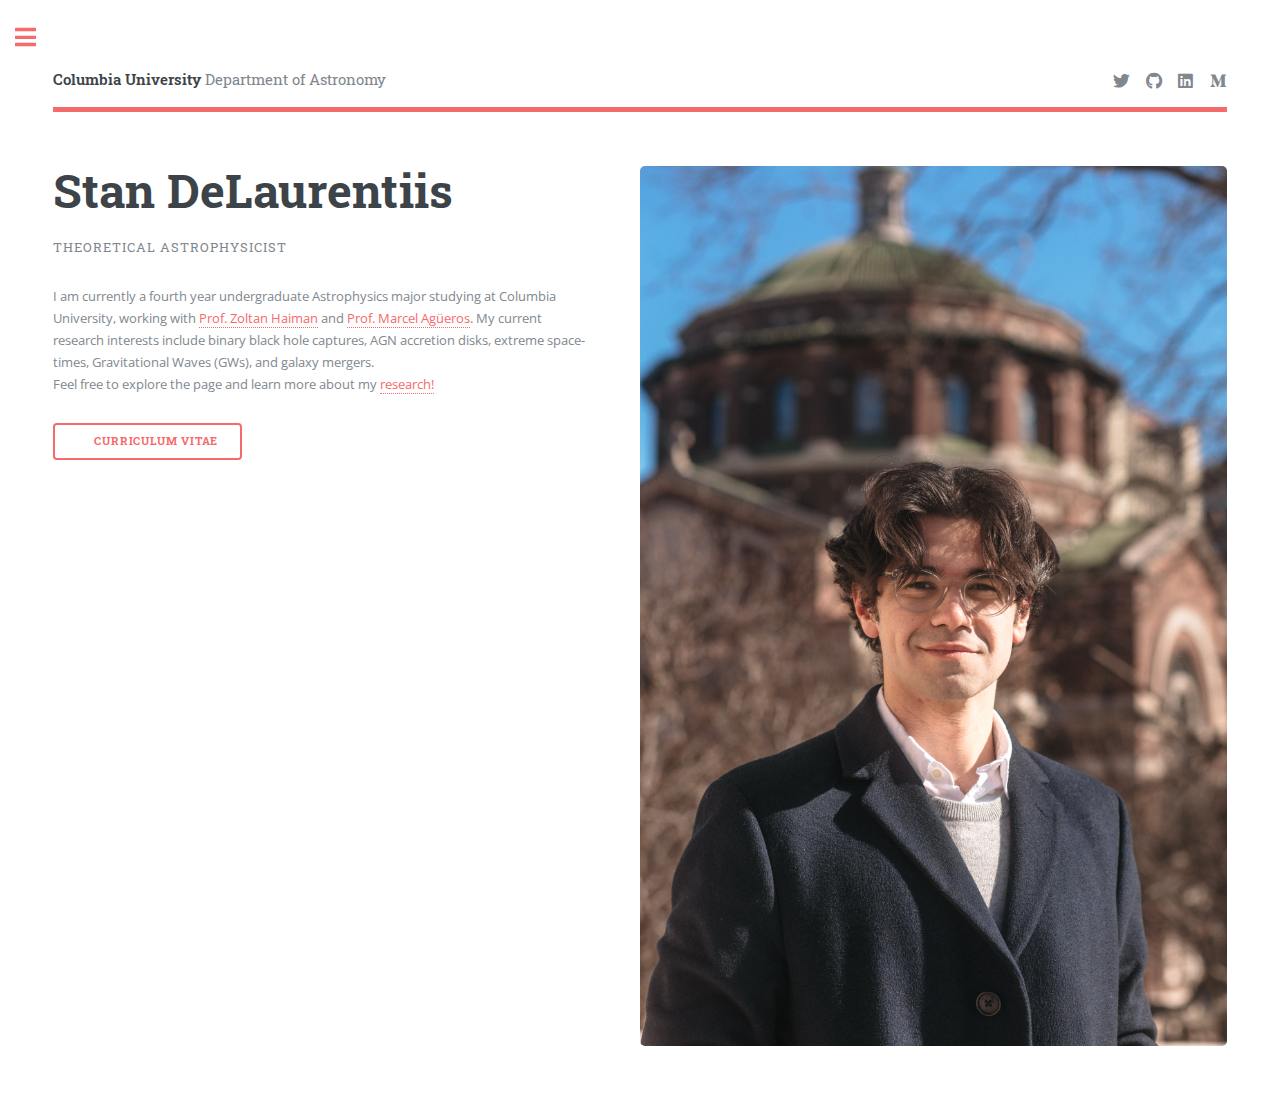
<file: index.html>
<!DOCTYPE HTML>
<!--
	Editorial by HTML5 UP
	html5up.net | @ajlkn
	Free for personal and commercial use under the CCA 3.0 license (html5up.net/license)
-->
<html>
	<head>
		<title>Stan DeLaurentiis</title>
		<meta charset="utf-8" />
		<meta name="viewport" content="width=device-width, initial-scale=1, user-scalable=no" />
		<link rel="stylesheet" href="assets/css/main.css" />
	</head>
	<body class="is-preload">

		<!-- Wrapper -->
			<div id="wrapper">

				<!-- Main -->
					<div id="main">
						<div class="inner">

							<!-- Header -->
								<header id="header">
									<a href="https://www.astro.columbia.edu/" target="_blank"
									class="logo"><strong>Columbia University</strong> Department of Astronomy</a>
									<ul class="icons">
										<li><a href="https://twitter.com/sdelaurentiis_" target="_blank" class="icon brands fa-twitter"><span class="label">Twitter</span></a></li>
										<li><a href="https://github.com/sdelaurentiis123" target="_blank" class="icon brands fa-github"><span class="label">Github</span></a></li>
										<li><a href="https://www.linkedin.com/in/stan-delaurentiis/" target="_blank" class="icon brands fa-linkedin"><span class="label">LinkedIn</span></a></li>
										<li><a href="https://www.medium.com/in/@sdelaurentiis123/" target="_blank" class="icon brands fa-medium-m"><span class="label">Medium</span></a></li>
									</ul>
								</header>

							<!-- Banner -->
								<section id="banner">
									<div class="content">
										<header>
											<h1>Stan DeLaurentiis</h1>
											<p>Theoretical Astrophysicist</p>
										</header>
										<p>
										I am currently a fourth year undergraduate 
										Astrophysics major studying at Columbia University, working
										with <a href="http://user.astro.columbia.edu/~zoltan/"
										target="_blank">Prof. Zoltan Haiman</a> and 
										<a href="http://user.astro.columbia.edu/~marcel/"
										target="_blank">Prof. Marcel Agüeros</a>.
										My current research interests include binary black hole 
										captures, AGN accretion disks, extreme space-times, Gravitational Waves (GWs), and 
										galaxy mergers.
										<br>
										Feel free to explore the 
										page and learn more 
										about my <a href="research.html">research!</a>
										</p>
										<ul class="actions">
											<li><a href="files/CV_4_22.pdf" target="_blank" class="button icon fa fa-book">Curriculum Vitae</a></li>
										</ul>
									</div>
									<span class="image object">
										<img src="images/Gates_Profile.jpg" alt="" />
									</span>
								</section>

							<!-- Section -->
								<!-- <section>
									<header class="major">
										<h2>Erat lacinia</h2>
									</header>
									<div class="features">
										<article>
											<span class="icon fa-gem"></span>
											<div class="content">
												<h3>Portitor ullamcorper</h3>
												<p>Aenean ornare velit lacus, ac varius enim lorem ullamcorper dolore. Proin aliquam facilisis ante interdum. Sed nulla amet lorem feugiat tempus aliquam.</p>
											</div>
										</article>
										<article>
											<span class="icon solid fa-paper-plane"></span>
											<div class="content">
												<h3>Sapien veroeros</h3>
												<p>Aenean ornare velit lacus, ac varius enim lorem ullamcorper dolore. Proin aliquam facilisis ante interdum. Sed nulla amet lorem feugiat tempus aliquam.</p>
											</div>
										</article>
										<article>
											<span class="icon solid fa-rocket"></span>
											<div class="content">
												<h3>Quam lorem ipsum</h3>
												<p>Aenean ornare velit lacus, ac varius enim lorem ullamcorper dolore. Proin aliquam facilisis ante interdum. Sed nulla amet lorem feugiat tempus aliquam.</p>
											</div>
										</article>
										<article>
											<span class="icon solid fa-signal"></span>
											<div class="content">
												<h3>Sed magna finibus</h3>
												<p>Aenean ornare velit lacus, ac varius enim lorem ullamcorper dolore. Proin aliquam facilisis ante interdum. Sed nulla amet lorem feugiat tempus aliquam.</p>
											</div>
										</article>
									</div>
								</section> -->

							<!-- Section -->
								<!-- <section>
									<header class="major">
										<h2>Ipsum sed dolor</h2>
									</header>
									<div class="posts">
										<article>
											<a href="#" class="image"><img src="images/pic01.jpg" alt="" /></a>
											<h3>Interdum aenean</h3>
											<p>Aenean ornare velit lacus, ac varius enim lorem ullamcorper dolore. Proin aliquam facilisis ante interdum. Sed nulla amet lorem feugiat tempus aliquam.</p>
											<ul class="actions">
												<li><a href="#" class="button">More</a></li>
											</ul>
										</article>
										<article>
											<a href="#" class="image"><img src="images/pic02.jpg" alt="" /></a>
											<h3>Nulla amet dolore</h3>
											<p>Aenean ornare velit lacus, ac varius enim lorem ullamcorper dolore. Proin aliquam facilisis ante interdum. Sed nulla amet lorem feugiat tempus aliquam.</p>
											<ul class="actions">
												<li><a href="#" class="button">More</a></li>
											</ul>
										</article>
										<article>
											<a href="#" class="image"><img src="images/pic03.jpg" alt="" /></a>
											<h3>Tempus ullamcorper</h3>
											<p>Aenean ornare velit lacus, ac varius enim lorem ullamcorper dolore. Proin aliquam facilisis ante interdum. Sed nulla amet lorem feugiat tempus aliquam.</p>
											<ul class="actions">
												<li><a href="#" class="button">More</a></li>
											</ul>
										</article>
										<article>
											<a href="#" class="image"><img src="images/pic04.jpg" alt="" /></a>
											<h3>Sed etiam facilis</h3>
											<p>Aenean ornare velit lacus, ac varius enim lorem ullamcorper dolore. Proin aliquam facilisis ante interdum. Sed nulla amet lorem feugiat tempus aliquam.</p>
											<ul class="actions">
												<li><a href="#" class="button">More</a></li>
											</ul>
										</article>
										<article>
											<a href="#" class="image"><img src="images/pic05.jpg" alt="" /></a>
											<h3>Feugiat lorem aenean</h3>
											<p>Aenean ornare velit lacus, ac varius enim lorem ullamcorper dolore. Proin aliquam facilisis ante interdum. Sed nulla amet lorem feugiat tempus aliquam.</p>
											<ul class="actions">
												<li><a href="#" class="button">More</a></li>
											</ul>
										</article>
										<article>
											<a href="#" class="image"><img src="images/pic06.jpg" alt="" /></a>
											<h3>Amet varius aliquam</h3>
											<p>Aenean ornare velit lacus, ac varius enim lorem ullamcorper dolore. Proin aliquam facilisis ante interdum. Sed nulla amet lorem feugiat tempus aliquam.</p>
											<ul class="actions">
												<li><a href="#" class="button">More</a></li>
											</ul>
										</article>
									</div>
								</section>

						</div>
					</div> -->

				<!-- Sidebar -->
					<div id="sidebar">
						<div class="inner">

							<!-- Search -->
								<section id="search" class="alt">
									<form method="post" action="#">
										<input type="text" name="query" id="query" placeholder="Search" />
									</form>
								</section>

							<!-- Menu -->
								<nav id="menu">
									<header class="major">
										<h2>Menu</h2>
									</header>
									<ul>
										<li><a href="index.html">Homepage</a></li>
										<li><a href="research.html">Research</a></li>
										<li><a href="personal.html">Personal</a></li>
										<li>
											<span class="opener">Web Games</span>
											<ul>
												<li><a href="snake.html" target="_blank">Snake (8bit)</a></li>
												<!-- <li><a href="#">Ipsum Adipiscing</a></li>
												<li><a href="#">Tempus Magna</a></li>
												<li><a href="#">Feugiat Veroeros</a></li> -->
											</ul>
										<!-- </li>
										<li><a href="#">Etiam Dolore</a></li>
										<li><a href="#">Adipiscing</a></li>
										<li>
											<span class="opener">Another Submenu</span>
											<ul>
												<li><a href="#">Lorem Dolor</a></li>
												<li><a href="#">Ipsum Adipiscing</a></li>
												<li><a href="#">Tempus Magna</a></li>
												<li><a href="#">Feugiat Veroeros</a></li>
											</ul>
										</li>
										<li><a href="#">Maximus Erat</a></li>
										<li><a href="#">Sapien Mauris</a></li>
										<li><a href="#">Amet Lacinia</a></li> -->
									</ul>
								</nav>

							<!-- Section -->
								<!-- <section>
									<header class="major">
										<h2>Ante interdum</h2>
									</header>
									<div class="mini-posts">
										<article>
											<a href="#" class="image"><img src="images/pic07.jpg" alt="" /></a>
											<p>Aenean ornare velit lacus, ac varius enim lorem ullamcorper dolore aliquam.</p>
										</article>
										<article>
											<a href="#" class="image"><img src="images/pic08.jpg" alt="" /></a>
											<p>Aenean ornare velit lacus, ac varius enim lorem ullamcorper dolore aliquam.</p>
										</article>
										<article>
											<a href="#" class="image"><img src="images/pic09.jpg" alt="" /></a>
											<p>Aenean ornare velit lacus, ac varius enim lorem ullamcorper dolore aliquam.</p>
										</article>
									</div>
									<ul class="actions">
										<li><a href="#" class="button">More</a></li>
									</ul>
								</section> -->

							<!-- Section -->
								<section>
									<header class="major">
										<h2>Get in Touch</h2>
									</header>
									<p>Feel free to contact me about any research inquiries, collaborations, or if you just want to chat about Astronomy/Physics!</p>
									<ul class="contact">
										<li class="icon solid fa-envelope"><a href="mailto: sod2112@columbia.edu">sod2112@columbia.edu</a></li>
										<li class="icon solid fa-envelope"><a href="mailto: sdelaurentiis123@gmail.com">sdelaurentiis123@gmail.com</a></li>
										<!-- <li class="icon solid fa-phone">(000) 000-0000</li>
										<li class="icon solid fa-home">70 Morningside Dr.<br />
										Nashville, TN 00000-0000</li> -->
									</ul>
								</section>

							<!-- Footer -->
								<!-- <footer id="footer">
									<p class="copyright">&copy; Untitled. All rights reserved. Demo Images: <a href="https://unsplash.com">Unsplash</a>. Design: <a href="https://html5up.net">HTML5 UP</a>.</p>
								</footer>

						</div>
					</div>

			</div> -->

		<!-- Scripts -->
			<script src="assets/js/jquery.min.js"></script>
			<script src="assets/js/browser.min.js"></script>
			<script src="assets/js/breakpoints.min.js"></script>
			<script src="assets/js/util.js"></script>
			<script src="assets/js/main.js"></script>

	</body>
</html>
</file>
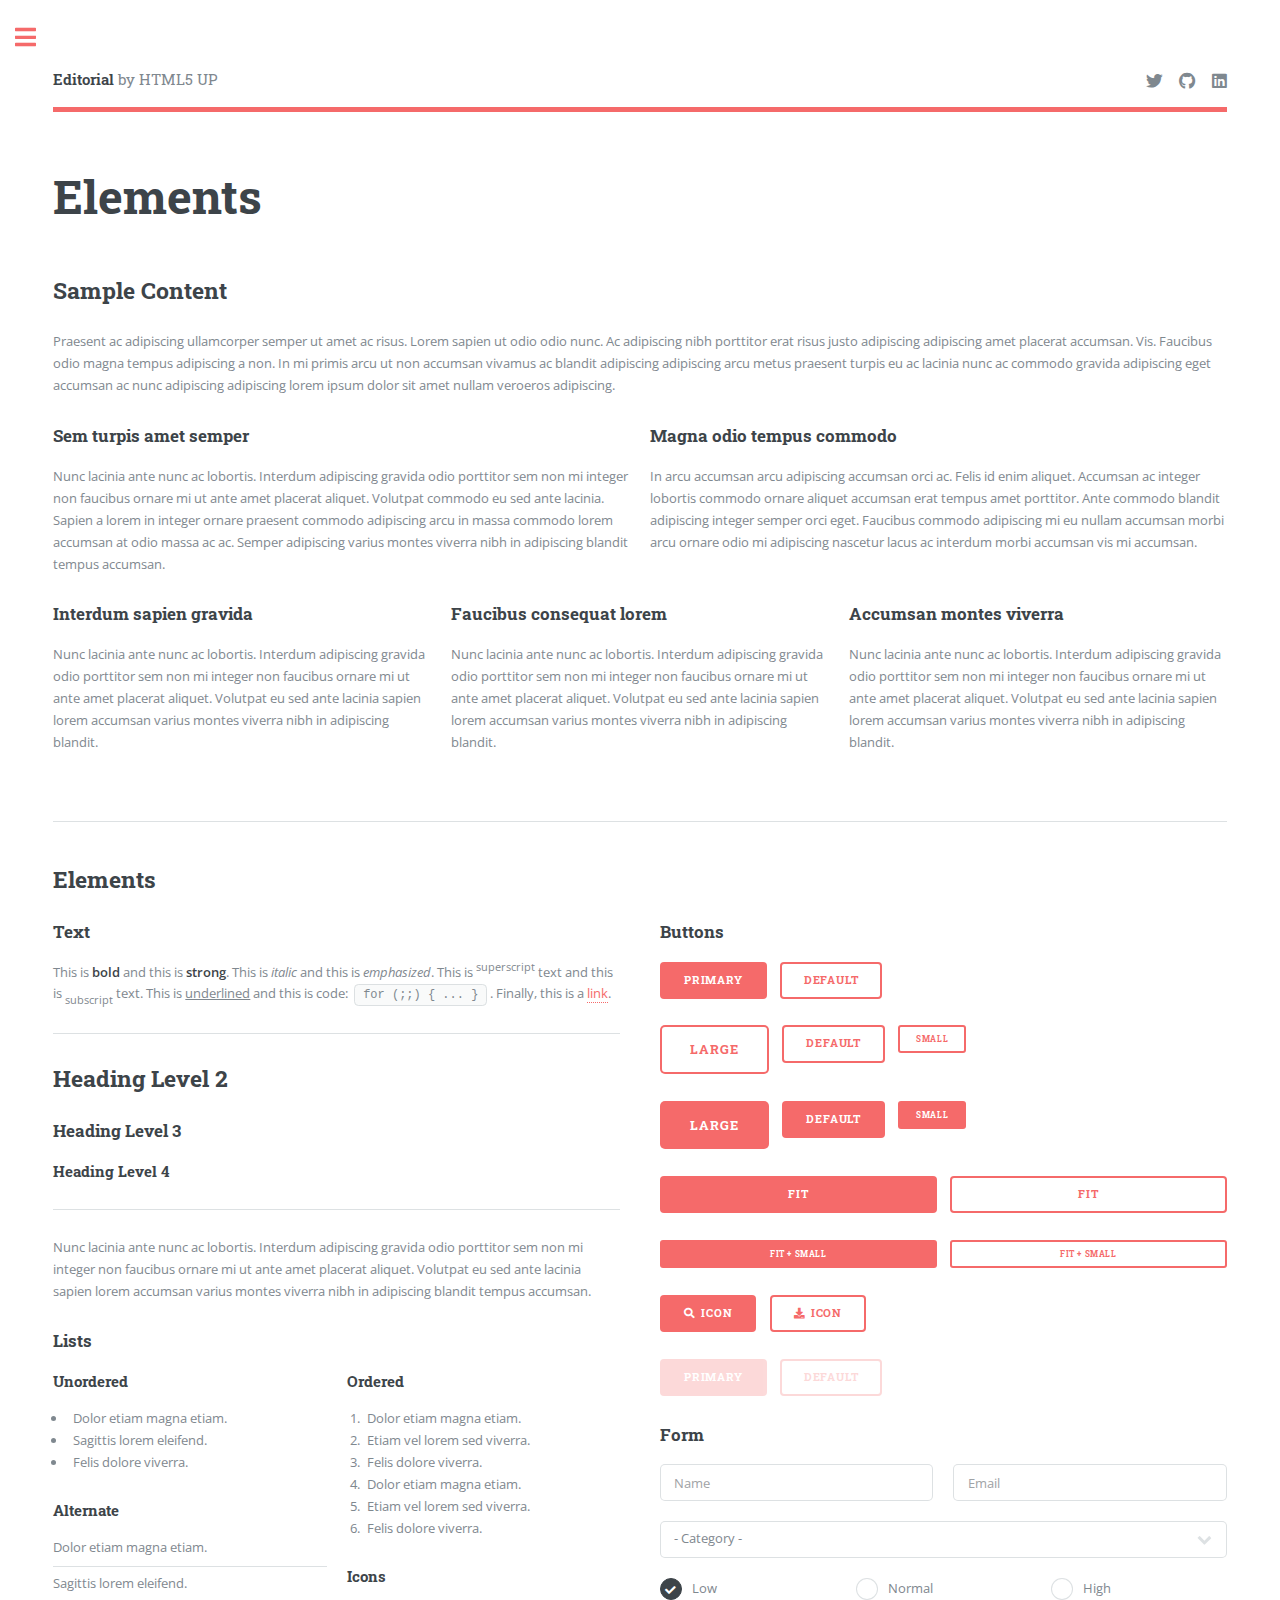
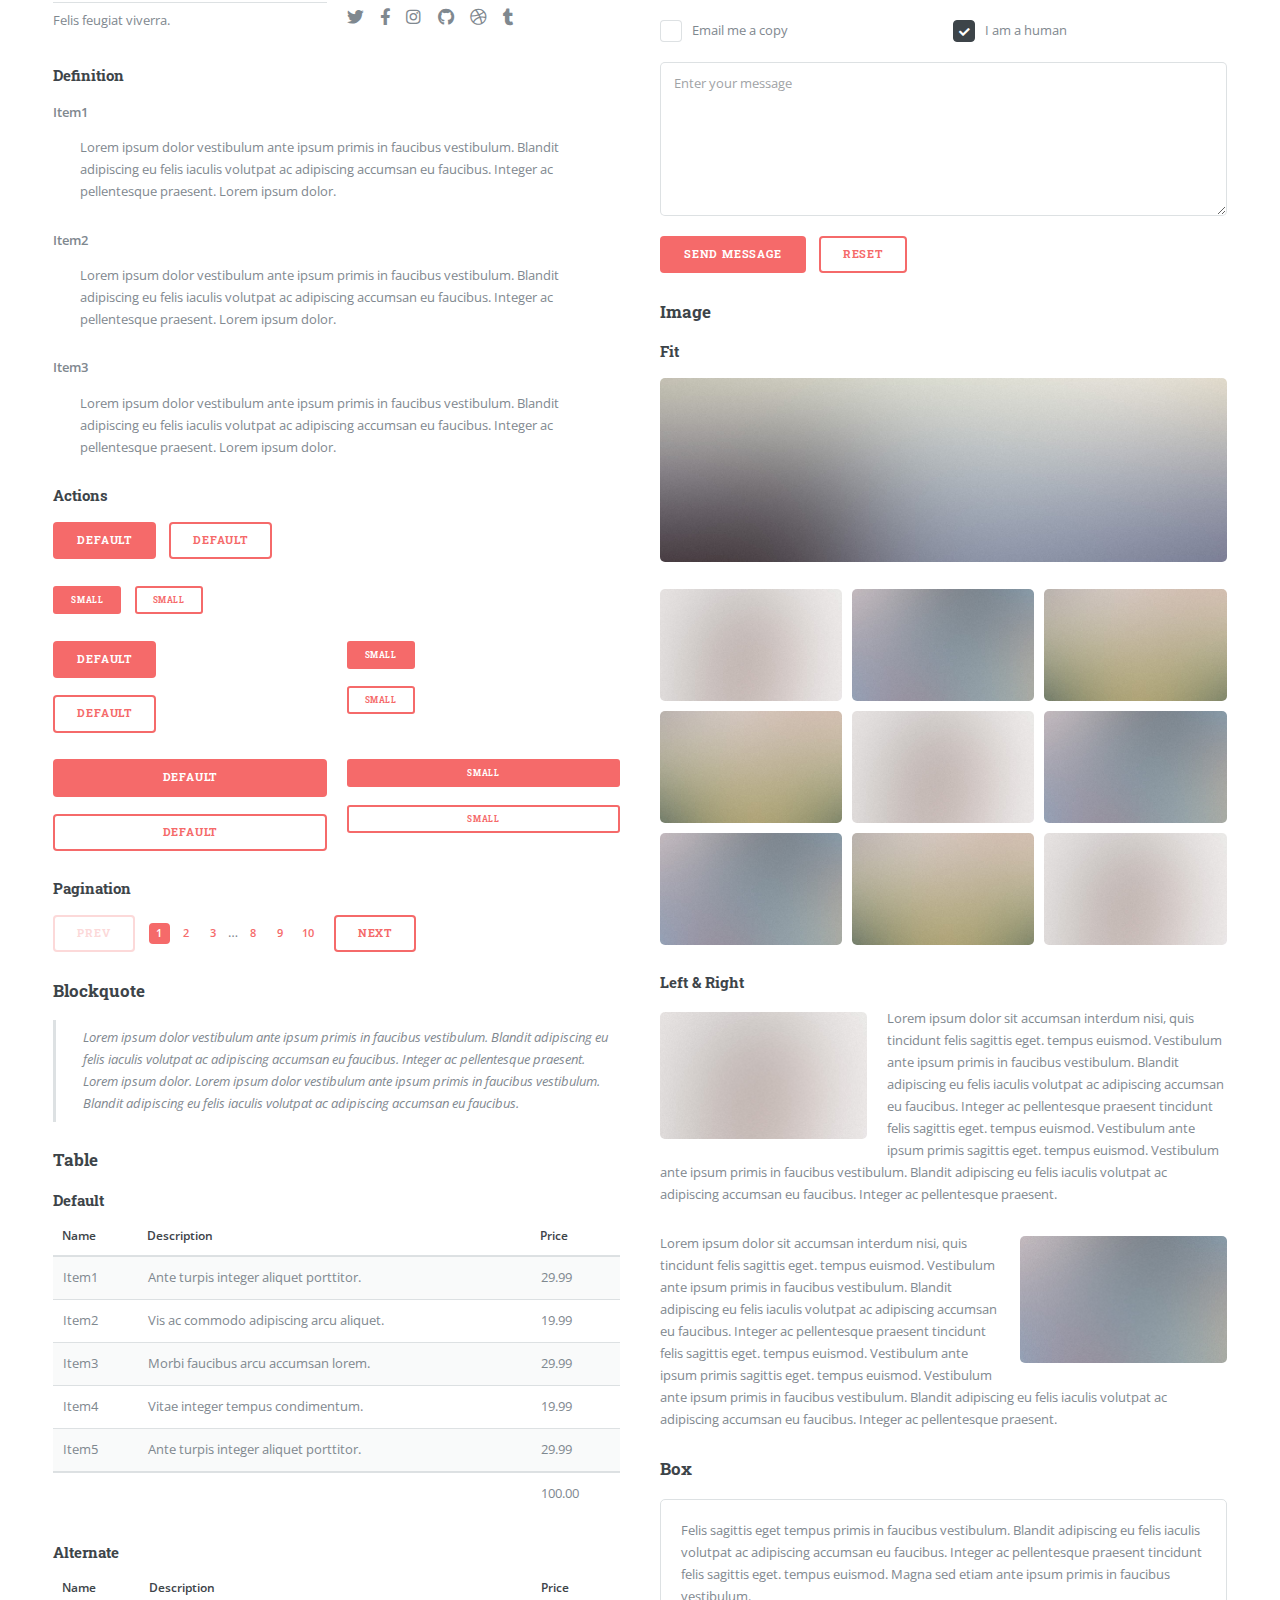
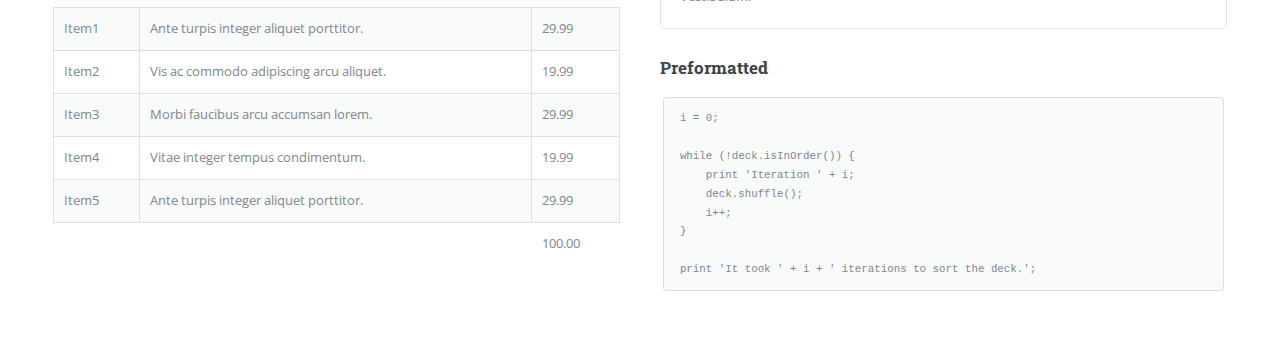
<file: elements.html>
<!DOCTYPE HTML>
<!--
	Editorial by HTML5 UP
	html5up.net | @ajlkn
	Free for personal and commercial use under the CCA 3.0 license (html5up.net/license)
-->
<html>
	<head>
		<title>Elements - Editorial by HTML5 UP</title>
		<meta charset="utf-8" />
		<meta name="viewport" content="width=device-width, initial-scale=1, user-scalable=no" />
		<link rel="stylesheet" href="assets/css/main.css" />
	</head>
	<body class="is-preload">

		<!-- Wrapper -->
			<div id="wrapper">

				<!-- Main -->
					<div id="main">
						<div class="inner">

							<!-- Header -->
								<header id="header">
									<a href="index.html" class="logo"><strong>Editorial</strong> by HTML5 UP</a>
									<ul class="icons">
										<li><a href="https://twitter.com/sdelaurentiis_" target="_blank" class="icon brands fa-twitter"><span class="label">Twitter</span></a></li>
										<li><a href="https://github.com/sdelaurentiis123" target="_blank" class="icon brands fa-github"><span class="label">Github</span></a></li>
										<li><a href="https://www.linkedin.com/in/stan-delaurentiis/" target="_blank" class="icon brands fa-linkedin"><span class="label">LinkedIn</span></a></li>
									</ul>
								</header>

							<!-- Content -->
								<section>
									<header class="main">
										<h1>Elements</h1>
									</header>

									<!-- Content -->
										<h2 id="content">Sample Content</h2>
										<p>Praesent ac adipiscing ullamcorper semper ut amet ac risus. Lorem sapien ut odio odio nunc. Ac adipiscing nibh porttitor erat risus justo adipiscing adipiscing amet placerat accumsan. Vis. Faucibus odio magna tempus adipiscing a non. In mi primis arcu ut non accumsan vivamus ac blandit adipiscing adipiscing arcu metus praesent turpis eu ac lacinia nunc ac commodo gravida adipiscing eget accumsan ac nunc adipiscing adipiscing lorem ipsum dolor sit amet nullam veroeros adipiscing.</p>
										<div class="row">
											<div class="col-6 col-12-small">
												<h3>Sem turpis amet semper</h3>
												<p>Nunc lacinia ante nunc ac lobortis. Interdum adipiscing gravida odio porttitor sem non mi integer non faucibus ornare mi ut ante amet placerat aliquet. Volutpat commodo eu sed ante lacinia. Sapien a lorem in integer ornare praesent commodo adipiscing arcu in massa commodo lorem accumsan at odio massa ac ac. Semper adipiscing varius montes viverra nibh in adipiscing blandit tempus accumsan.</p>
											</div>
											<div class="col-6 col-12-small">
												<h3>Magna odio tempus commodo</h3>
												<p>In arcu accumsan arcu adipiscing accumsan orci ac. Felis id enim aliquet. Accumsan ac integer lobortis commodo ornare aliquet accumsan erat tempus amet porttitor. Ante commodo blandit adipiscing integer semper orci eget. Faucibus commodo adipiscing mi eu nullam accumsan morbi arcu ornare odio mi adipiscing nascetur lacus ac interdum morbi accumsan vis mi accumsan.</p>
											</div>
											<!-- Break -->
											<div class="col-4 col-12-medium">
												<h3>Interdum sapien gravida</h3>
												<p>Nunc lacinia ante nunc ac lobortis. Interdum adipiscing gravida odio porttitor sem non mi integer non faucibus ornare mi ut ante amet placerat aliquet. Volutpat eu sed ante lacinia sapien lorem accumsan varius montes viverra nibh in adipiscing blandit.</p>
											</div>
											<div class="col-4 col-12-medium">
												<h3>Faucibus consequat lorem</h3>
												<p>Nunc lacinia ante nunc ac lobortis. Interdum adipiscing gravida odio porttitor sem non mi integer non faucibus ornare mi ut ante amet placerat aliquet. Volutpat eu sed ante lacinia sapien lorem accumsan varius montes viverra nibh in adipiscing blandit.</p>
											</div>
											<div class="col-4 col-12-medium">
												<h3>Accumsan montes viverra</h3>
												<p>Nunc lacinia ante nunc ac lobortis. Interdum adipiscing gravida odio porttitor sem non mi integer non faucibus ornare mi ut ante amet placerat aliquet. Volutpat eu sed ante lacinia sapien lorem accumsan varius montes viverra nibh in adipiscing blandit.</p>
											</div>
										</div>

									<hr class="major" />

									<!-- Elements -->
										<h2 id="elements">Elements</h2>
										<div class="row gtr-200">
											<div class="col-6 col-12-medium">

												<!-- Text stuff -->
													<h3>Text</h3>
													<p>This is <b>bold</b> and this is <strong>strong</strong>. This is <i>italic</i> and this is <em>emphasized</em>.
													This is <sup>superscript</sup> text and this is <sub>subscript</sub> text.
													This is <u>underlined</u> and this is code: <code>for (;;) { ... }</code>.
													Finally, this is a <a href="#">link</a>.</p>
													<hr />
													<h2>Heading Level 2</h2>
													<h3>Heading Level 3</h3>
													<h4>Heading Level 4</h4>
													<hr />
													<p>Nunc lacinia ante nunc ac lobortis. Interdum adipiscing gravida odio porttitor sem non mi integer non faucibus ornare mi ut ante amet placerat aliquet. Volutpat eu sed ante lacinia sapien lorem accumsan varius montes viverra nibh in adipiscing blandit tempus accumsan.</p>

												<!-- Lists -->
													<h3>Lists</h3>
													<div class="row">
														<div class="col-6 col-12-small">

															<h4>Unordered</h4>
															<ul>
																<li>Dolor etiam magna etiam.</li>
																<li>Sagittis lorem eleifend.</li>
																<li>Felis dolore viverra.</li>
															</ul>

															<h4>Alternate</h4>
															<ul class="alt">
																<li>Dolor etiam magna etiam.</li>
																<li>Sagittis lorem eleifend.</li>
																<li>Felis feugiat viverra.</li>
															</ul>

														</div>
														<div class="col-6 col-12-small">

															<h4>Ordered</h4>
															<ol>
																<li>Dolor etiam magna etiam.</li>
																<li>Etiam vel lorem sed viverra.</li>
																<li>Felis dolore viverra.</li>
																<li>Dolor etiam magna etiam.</li>
																<li>Etiam vel lorem sed viverra.</li>
																<li>Felis dolore viverra.</li>
															</ol>

															<h4>Icons</h4>
															<ul class="icons">
																<li><a href="#" class="icon brands fa-twitter"><span class="label">Twitter</span></a></li>
																<li><a href="#" class="icon brands fa-facebook-f"><span class="label">Facebook</span></a></li>
																<li><a href="#" class="icon brands fa-instagram"><span class="label">Instagram</span></a></li>
																<li><a href="#" class="icon brands fa-github"><span class="label">Github</span></a></li>
																<li><a href="#" class="icon brands fa-dribbble"><span class="label">Dribbble</span></a></li>
																<li><a href="#" class="icon brands fa-tumblr"><span class="label">Tumblr</span></a></li>
															</ul>

														</div>
													</div>
													<h4>Definition</h4>
													<dl>
														<dt>Item1</dt>
														<dd>
															<p>Lorem ipsum dolor vestibulum ante ipsum primis in faucibus vestibulum. Blandit adipiscing eu felis iaculis volutpat ac adipiscing accumsan eu faucibus. Integer ac pellentesque praesent. Lorem ipsum dolor.</p>
														</dd>
														<dt>Item2</dt>
														<dd>
															<p>Lorem ipsum dolor vestibulum ante ipsum primis in faucibus vestibulum. Blandit adipiscing eu felis iaculis volutpat ac adipiscing accumsan eu faucibus. Integer ac pellentesque praesent. Lorem ipsum dolor.</p>
														</dd>
														<dt>Item3</dt>
														<dd>
															<p>Lorem ipsum dolor vestibulum ante ipsum primis in faucibus vestibulum. Blandit adipiscing eu felis iaculis volutpat ac adipiscing accumsan eu faucibus. Integer ac pellentesque praesent. Lorem ipsum dolor.</p>
														</dd>
													</dl>

													<h4>Actions</h4>
													<ul class="actions">
														<li><a href="#" class="button primary">Default</a></li>
														<li><a href="#" class="button">Default</a></li>
													</ul>
													<ul class="actions small">
														<li><a href="#" class="button primary small">Small</a></li>
														<li><a href="#" class="button small">Small</a></li>
													</ul>
													<div class="row">
														<div class="col-6 col-12-small">
															<ul class="actions stacked">
																<li><a href="#" class="button primary">Default</a></li>
																<li><a href="#" class="button">Default</a></li>
															</ul>
														</div>
														<div class="col-6 col-12-small">
															<ul class="actions stacked">
																<li><a href="#" class="button primary small">Small</a></li>
																<li><a href="#" class="button small">Small</a></li>
															</ul>
														</div>
														<div class="col-6 col-12-small">
															<ul class="actions stacked">
																<li><a href="#" class="button primary fit">Default</a></li>
																<li><a href="#" class="button fit">Default</a></li>
															</ul>
														</div>
														<div class="col-6 col-12-small">
															<ul class="actions stacked">
																<li><a href="#" class="button primary small fit">Small</a></li>
																<li><a href="#" class="button small fit">Small</a></li>
															</ul>
														</div>
													</div>

													<h4>Pagination</h4>
													<ul class="pagination">
														<li><span class="button disabled">Prev</span></li>
														<li><a href="#" class="page active">1</a></li>
														<li><a href="#" class="page">2</a></li>
														<li><a href="#" class="page">3</a></li>
														<li><span>&hellip;</span></li>
														<li><a href="#" class="page">8</a></li>
														<li><a href="#" class="page">9</a></li>
														<li><a href="#" class="page">10</a></li>
														<li><a href="#" class="button">Next</a></li>
													</ul>

												<!-- Blockquote -->
													<h3>Blockquote</h3>
													<blockquote>Lorem ipsum dolor vestibulum ante ipsum primis in faucibus vestibulum. Blandit adipiscing eu felis iaculis volutpat ac adipiscing accumsan eu faucibus. Integer ac pellentesque praesent. Lorem ipsum dolor. Lorem ipsum dolor vestibulum ante ipsum primis in faucibus vestibulum. Blandit adipiscing eu felis iaculis volutpat ac adipiscing accumsan eu faucibus.</blockquote>

												<!-- Table -->
													<h3>Table</h3>

													<h4>Default</h4>
													<div class="table-wrapper">
														<table>
															<thead>
																<tr>
																	<th>Name</th>
																	<th>Description</th>
																	<th>Price</th>
																</tr>
															</thead>
															<tbody>
																<tr>
																	<td>Item1</td>
																	<td>Ante turpis integer aliquet porttitor.</td>
																	<td>29.99</td>
																</tr>
																<tr>
																	<td>Item2</td>
																	<td>Vis ac commodo adipiscing arcu aliquet.</td>
																	<td>19.99</td>
																</tr>
																<tr>
																	<td>Item3</td>
																	<td> Morbi faucibus arcu accumsan lorem.</td>
																	<td>29.99</td>
																</tr>
																<tr>
																	<td>Item4</td>
																	<td>Vitae integer tempus condimentum.</td>
																	<td>19.99</td>
																</tr>
																<tr>
																	<td>Item5</td>
																	<td>Ante turpis integer aliquet porttitor.</td>
																	<td>29.99</td>
																</tr>
															</tbody>
															<tfoot>
																<tr>
																	<td colspan="2"></td>
																	<td>100.00</td>
																</tr>
															</tfoot>
														</table>
													</div>

													<h4>Alternate</h4>
													<div class="table-wrapper">
														<table class="alt">
															<thead>
																<tr>
																	<th>Name</th>
																	<th>Description</th>
																	<th>Price</th>
																</tr>
															</thead>
															<tbody>
																<tr>
																	<td>Item1</td>
																	<td>Ante turpis integer aliquet porttitor.</td>
																	<td>29.99</td>
																</tr>
																<tr>
																	<td>Item2</td>
																	<td>Vis ac commodo adipiscing arcu aliquet.</td>
																	<td>19.99</td>
																</tr>
																<tr>
																	<td>Item3</td>
																	<td> Morbi faucibus arcu accumsan lorem.</td>
																	<td>29.99</td>
																</tr>
																<tr>
																	<td>Item4</td>
																	<td>Vitae integer tempus condimentum.</td>
																	<td>19.99</td>
																</tr>
																<tr>
																	<td>Item5</td>
																	<td>Ante turpis integer aliquet porttitor.</td>
																	<td>29.99</td>
																</tr>
															</tbody>
															<tfoot>
																<tr>
																	<td colspan="2"></td>
																	<td>100.00</td>
																</tr>
															</tfoot>
														</table>
													</div>

											</div>
											<div class="col-6 col-12-medium">

												<!-- Buttons -->
													<h3>Buttons</h3>
													<ul class="actions">
														<li><a href="#" class="button primary">Primary</a></li>
														<li><a href="#" class="button">Default</a></li>
													</ul>
													<ul class="actions">
														<li><a href="#" class="button large">Large</a></li>
														<li><a href="#" class="button">Default</a></li>
														<li><a href="#" class="button small">Small</a></li>
													</ul>
													<ul class="actions">
														<li><a href="#" class="button primary large">Large</a></li>
														<li><a href="#" class="button primary">Default</a></li>
														<li><a href="#" class="button primary small">Small</a></li>
													</ul>
													<ul class="actions fit">
														<li><a href="#" class="button primary fit">Fit</a></li>
														<li><a href="#" class="button fit">Fit</a></li>
													</ul>
													<ul class="actions fit small">
														<li><a href="#" class="button primary fit small">Fit + Small</a></li>
														<li><a href="#" class="button fit small">Fit + Small</a></li>
													</ul>
													<ul class="actions">
														<li><a href="#" class="button primary icon solid fa-search">Icon</a></li>
														<li><a href="#" class="button icon solid fa-download">Icon</a></li>
													</ul>
													<ul class="actions">
														<li><span class="button primary disabled">Primary</span></li>
														<li><span class="button disabled">Default</span></li>
													</ul>

												<!-- Form -->
													<h3>Form</h3>

													<form method="post" action="#">
														<div class="row gtr-uniform">
															<div class="col-6 col-12-xsmall">
																<input type="text" name="demo-name" id="demo-name" value="" placeholder="Name" />
															</div>
															<div class="col-6 col-12-xsmall">
																<input type="email" name="demo-email" id="demo-email" value="" placeholder="Email" />
															</div>
															<!-- Break -->
															<div class="col-12">
																<select name="demo-category" id="demo-category">
																	<option value="">- Category -</option>
																	<option value="1">Manufacturing</option>
																	<option value="1">Shipping</option>
																	<option value="1">Administration</option>
																	<option value="1">Human Resources</option>
																</select>
															</div>
															<!-- Break -->
															<div class="col-4 col-12-small">
																<input type="radio" id="demo-priority-low" name="demo-priority" checked>
																<label for="demo-priority-low">Low</label>
															</div>
															<div class="col-4 col-12-small">
																<input type="radio" id="demo-priority-normal" name="demo-priority">
																<label for="demo-priority-normal">Normal</label>
															</div>
															<div class="col-4 col-12-small">
																<input type="radio" id="demo-priority-high" name="demo-priority">
																<label for="demo-priority-high">High</label>
															</div>
															<!-- Break -->
															<div class="col-6 col-12-small">
																<input type="checkbox" id="demo-copy" name="demo-copy">
																<label for="demo-copy">Email me a copy</label>
															</div>
															<div class="col-6 col-12-small">
																<input type="checkbox" id="demo-human" name="demo-human" checked>
																<label for="demo-human">I am a human</label>
															</div>
															<!-- Break -->
															<div class="col-12">
																<textarea name="demo-message" id="demo-message" placeholder="Enter your message" rows="6"></textarea>
															</div>
															<!-- Break -->
															<div class="col-12">
																<ul class="actions">
																	<li><input type="submit" value="Send Message" class="primary" /></li>
																	<li><input type="reset" value="Reset" /></li>
																</ul>
															</div>
														</div>
													</form>

												<!-- Image -->
													<h3>Image</h3>

													<h4>Fit</h4>
													<span class="image fit"><img src="images/pic11.jpg" alt="" /></span>
													<div class="box alt">
														<div class="row gtr-50 gtr-uniform">
															<div class="col-4"><span class="image fit"><img src="images/pic01.jpg" alt="" /></span></div>
															<div class="col-4"><span class="image fit"><img src="images/pic02.jpg" alt="" /></span></div>
															<div class="col-4"><span class="image fit"><img src="images/pic03.jpg" alt="" /></span></div>
															<!-- Break -->
															<div class="col-4"><span class="image fit"><img src="images/pic03.jpg" alt="" /></span></div>
															<div class="col-4"><span class="image fit"><img src="images/pic01.jpg" alt="" /></span></div>
															<div class="col-4"><span class="image fit"><img src="images/pic02.jpg" alt="" /></span></div>
															<!-- Break -->
															<div class="col-4"><span class="image fit"><img src="images/pic02.jpg" alt="" /></span></div>
															<div class="col-4"><span class="image fit"><img src="images/pic03.jpg" alt="" /></span></div>
															<div class="col-4"><span class="image fit"><img src="images/pic01.jpg" alt="" /></span></div>
														</div>
													</div>

													<h4>Left &amp; Right</h4>
													<p><span class="image left"><img src="images/pic01.jpg" alt="" /></span>Lorem ipsum dolor sit accumsan interdum nisi, quis tincidunt felis sagittis eget. tempus euismod. Vestibulum ante ipsum primis in faucibus vestibulum. Blandit adipiscing eu felis iaculis volutpat ac adipiscing accumsan eu faucibus. Integer ac pellentesque praesent tincidunt felis sagittis eget. tempus euismod. Vestibulum ante ipsum primis sagittis eget. tempus euismod. Vestibulum ante ipsum primis in faucibus vestibulum. Blandit adipiscing eu felis iaculis volutpat ac adipiscing accumsan eu faucibus. Integer ac pellentesque praesent.</p>
													<p><span class="image right"><img src="images/pic02.jpg" alt="" /></span>Lorem ipsum dolor sit accumsan interdum nisi, quis tincidunt felis sagittis eget. tempus euismod. Vestibulum ante ipsum primis in faucibus vestibulum. Blandit adipiscing eu felis iaculis volutpat ac adipiscing accumsan eu faucibus. Integer ac pellentesque praesent tincidunt felis sagittis eget. tempus euismod. Vestibulum ante ipsum primis sagittis eget. tempus euismod. Vestibulum ante ipsum primis in faucibus vestibulum. Blandit adipiscing eu felis iaculis volutpat ac adipiscing accumsan eu faucibus. Integer ac pellentesque praesent.</p>

												<!-- Box -->
													<h3>Box</h3>
													<div class="box">
														<p>Felis sagittis eget tempus primis in faucibus vestibulum. Blandit adipiscing eu felis iaculis volutpat ac adipiscing accumsan eu faucibus. Integer ac pellentesque praesent tincidunt felis sagittis eget. tempus euismod. Magna sed etiam ante ipsum primis in faucibus vestibulum.</p>
													</div>

												<!-- Preformatted Code -->
													<h3>Preformatted</h3>
													<pre><code>i = 0;

while (!deck.isInOrder()) {
    print 'Iteration ' + i;
    deck.shuffle();
    i++;
}

print 'It took ' + i + ' iterations to sort the deck.';
</code></pre>

											</div>
										</div>

								</section>

						</div>
					</div>

				<!-- Sidebar -->
					<div id="sidebar">
						<div class="inner">

							<!-- Search -->
								<section id="search" class="alt">
									<form method="post" action="#">
										<input type="text" name="query" id="query" placeholder="Search" />
									</form>
								</section>

							<!-- Menu -->
								<nav id="menu">
									<header class="major">
										<h2>Menu</h2>
									</header>
									<ul>
										<li><a href="index.html">Homepage</a></li>
										<li><a href="generic.html">Generic</a></li>
										<li><a href="elements.html">Elements</a></li>
										<li>
											<span class="opener">Submenu</span>
											<ul>
												<li><a href="#">Lorem Dolor</a></li>
												<li><a href="#">Ipsum Adipiscing</a></li>
												<li><a href="#">Tempus Magna</a></li>
												<li><a href="#">Feugiat Veroeros</a></li>
											</ul>
										</li>
										<li><a href="#">Etiam Dolore</a></li>
										<li><a href="#">Adipiscing</a></li>
										<li>
											<span class="opener">Another Submenu</span>
											<ul>
												<li><a href="#">Lorem Dolor</a></li>
												<li><a href="#">Ipsum Adipiscing</a></li>
												<li><a href="#">Tempus Magna</a></li>
												<li><a href="#">Feugiat Veroeros</a></li>
											</ul>
										</li>
										<li><a href="#">Maximus Erat</a></li>
										<li><a href="#">Sapien Mauris</a></li>
										<li><a href="#">Amet Lacinia</a></li>
									</ul>
								</nav>

							<!-- Section -->
								<section>
									<header class="major">
										<h2>Ante interdum</h2>
									</header>
									<div class="mini-posts">
										<article>
											<a href="#" class="image"><img src="images/pic07.jpg" alt="" /></a>
											<p>Aenean ornare velit lacus, ac varius enim lorem ullamcorper dolore aliquam.</p>
										</article>
										<article>
											<a href="#" class="image"><img src="images/pic08.jpg" alt="" /></a>
											<p>Aenean ornare velit lacus, ac varius enim lorem ullamcorper dolore aliquam.</p>
										</article>
										<article>
											<a href="#" class="image"><img src="images/pic09.jpg" alt="" /></a>
											<p>Aenean ornare velit lacus, ac varius enim lorem ullamcorper dolore aliquam.</p>
										</article>
									</div>
									<ul class="actions">
										<li><a href="#" class="button">More</a></li>
									</ul>
								</section>

							<!-- Section -->
								<section>
									<header class="major">
										<h2>Get in touch</h2>
									</header>
									<p>Sed varius enim lorem ullamcorper dolore aliquam aenean ornare velit lacus, ac varius enim lorem ullamcorper dolore. Proin sed aliquam facilisis ante interdum. Sed nulla amet lorem feugiat tempus aliquam.</p>
									<ul class="contact">
										<li class="icon solid fa-envelope"><a href="#">information@untitled.tld</a></li>
										<li class="icon solid fa-phone">(000) 000-0000</li>
										<li class="icon solid fa-home">1234 Somewhere Road #8254<br />
										Nashville, TN 00000-0000</li>
									</ul>
								</section>

							<!-- Footer -->
								<footer id="footer">
									<p class="copyright">&copy; Untitled. All rights reserved. Demo Images: <a href="https://unsplash.com">Unsplash</a>. Design: <a href="https://html5up.net">HTML5 UP</a>.</p>
								</footer>

						</div>
					</div>

			</div>

		<!-- Scripts -->
			<script src="assets/js/jquery.min.js"></script>
			<script src="assets/js/browser.min.js"></script>
			<script src="assets/js/breakpoints.min.js"></script>
			<script src="assets/js/util.js"></script>
			<script src="assets/js/main.js"></script>

	</body>
</html>
</file>
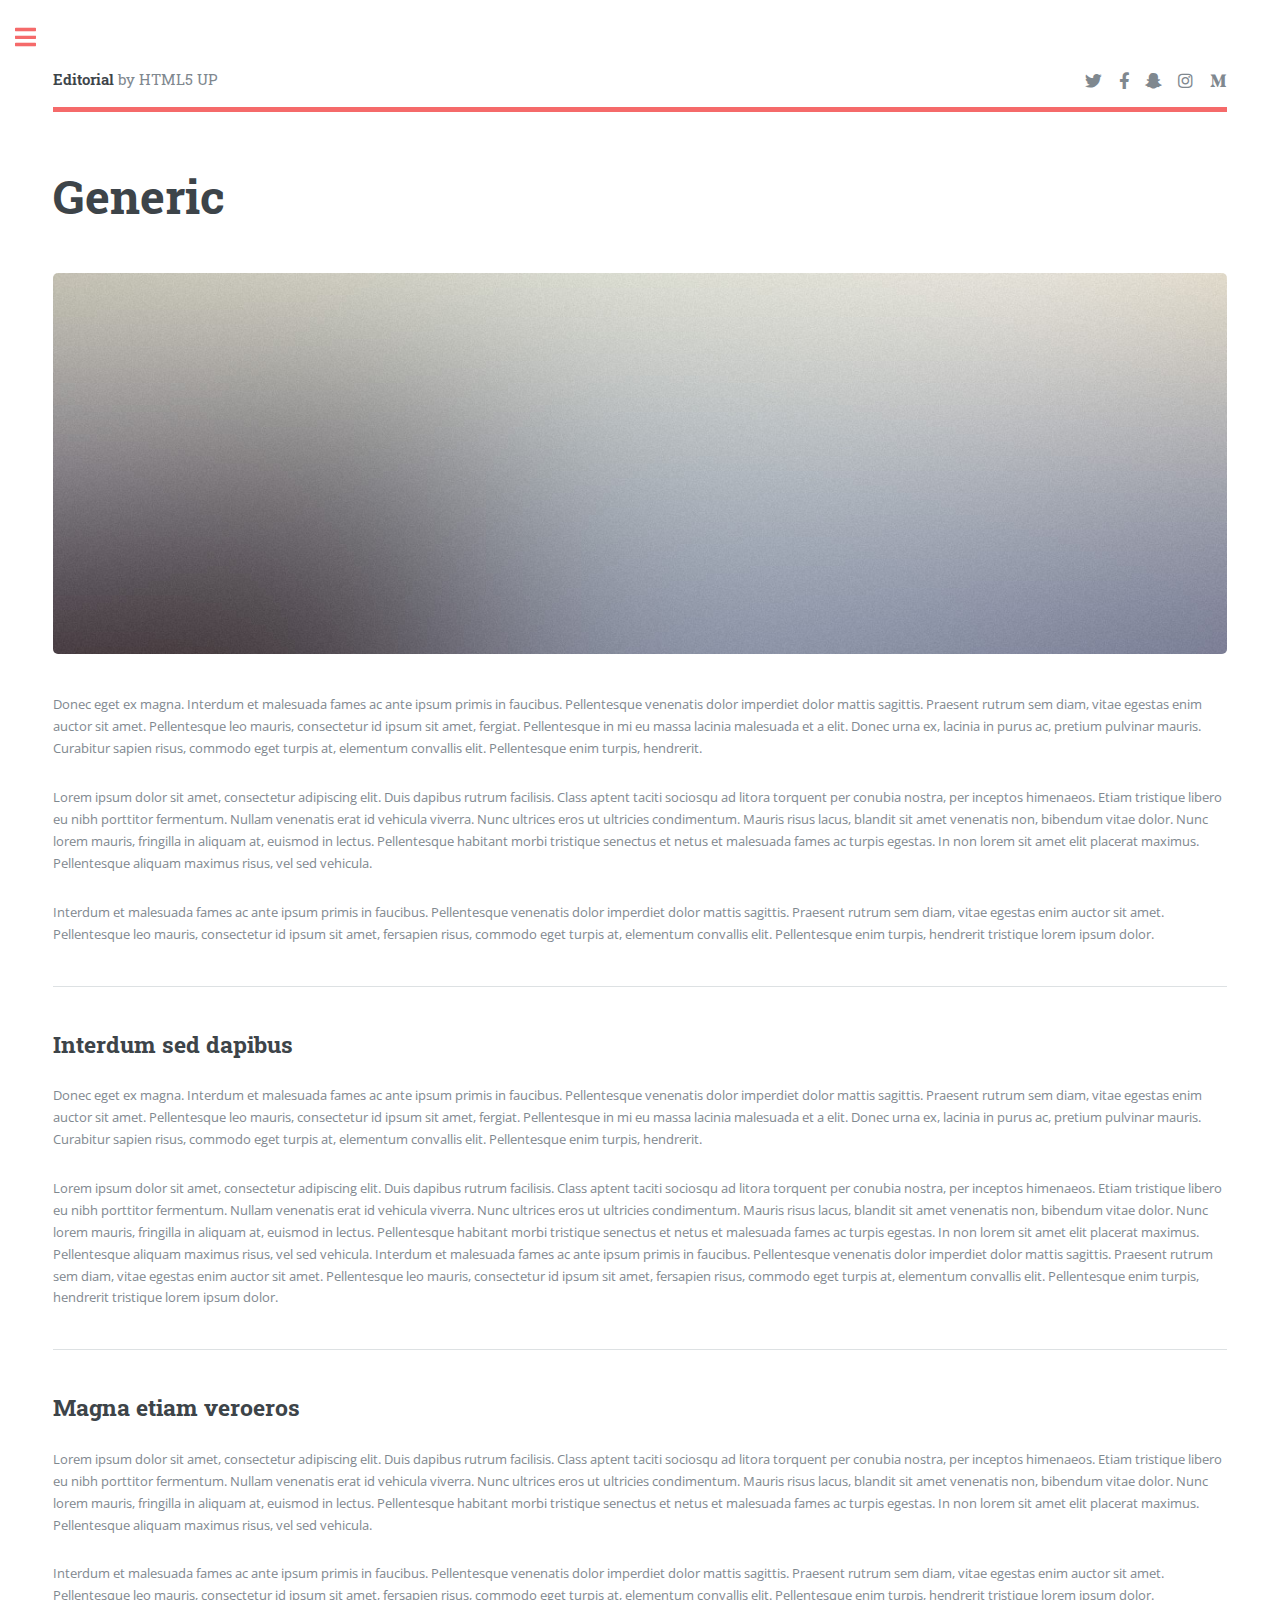
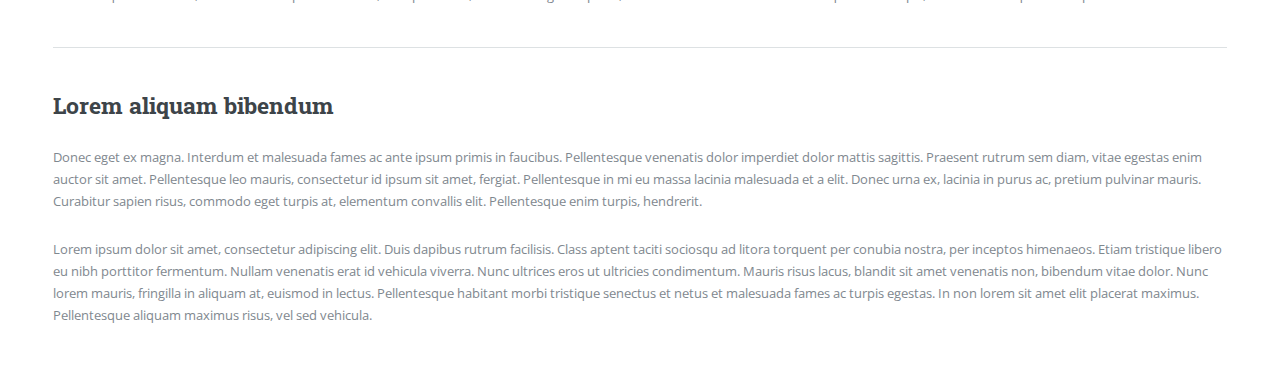
<file: generic.html>
<!DOCTYPE HTML>
<!--
	Editorial by HTML5 UP
	html5up.net | @ajlkn
	Free for personal and commercial use under the CCA 3.0 license (html5up.net/license)
-->
<html>
	<head>
		<title>Generic - Editorial by HTML5 UP</title>
		<meta charset="utf-8" />
		<meta name="viewport" content="width=device-width, initial-scale=1, user-scalable=no" />
		<link rel="stylesheet" href="assets/css/main.css" />
	</head>
	<body class="is-preload">

		<!-- Wrapper -->
			<div id="wrapper">

				<!-- Main -->
					<div id="main">
						<div class="inner">

							<!-- Header -->
								<header id="header">
									<a href="index.html" class="logo"><strong>Editorial</strong> by HTML5 UP</a>
									<ul class="icons">
										<li><a href="#" class="icon brands fa-twitter"><span class="label">Twitter</span></a></li>
										<li><a href="#" class="icon brands fa-facebook-f"><span class="label">Facebook</span></a></li>
										<li><a href="#" class="icon brands fa-snapchat-ghost"><span class="label">Snapchat</span></a></li>
										<li><a href="#" class="icon brands fa-instagram"><span class="label">Instagram</span></a></li>
										<li><a href="#" class="icon brands fa-medium-m"><span class="label">Medium</span></a></li>
									</ul>
								</header>

							<!-- Content -->
								<section>
									<header class="main">
										<h1>Generic</h1>
									</header>

									<span class="image main"><img src="images/pic11.jpg" alt="" /></span>

									<p>Donec eget ex magna. Interdum et malesuada fames ac ante ipsum primis in faucibus. Pellentesque venenatis dolor imperdiet dolor mattis sagittis. Praesent rutrum sem diam, vitae egestas enim auctor sit amet. Pellentesque leo mauris, consectetur id ipsum sit amet, fergiat. Pellentesque in mi eu massa lacinia malesuada et a elit. Donec urna ex, lacinia in purus ac, pretium pulvinar mauris. Curabitur sapien risus, commodo eget turpis at, elementum convallis elit. Pellentesque enim turpis, hendrerit.</p>
									<p>Lorem ipsum dolor sit amet, consectetur adipiscing elit. Duis dapibus rutrum facilisis. Class aptent taciti sociosqu ad litora torquent per conubia nostra, per inceptos himenaeos. Etiam tristique libero eu nibh porttitor fermentum. Nullam venenatis erat id vehicula viverra. Nunc ultrices eros ut ultricies condimentum. Mauris risus lacus, blandit sit amet venenatis non, bibendum vitae dolor. Nunc lorem mauris, fringilla in aliquam at, euismod in lectus. Pellentesque habitant morbi tristique senectus et netus et malesuada fames ac turpis egestas. In non lorem sit amet elit placerat maximus. Pellentesque aliquam maximus risus, vel sed vehicula.</p>
									<p>Interdum et malesuada fames ac ante ipsum primis in faucibus. Pellentesque venenatis dolor imperdiet dolor mattis sagittis. Praesent rutrum sem diam, vitae egestas enim auctor sit amet. Pellentesque leo mauris, consectetur id ipsum sit amet, fersapien risus, commodo eget turpis at, elementum convallis elit. Pellentesque enim turpis, hendrerit tristique lorem ipsum dolor.</p>

									<hr class="major" />

									<h2>Interdum sed dapibus</h2>
									<p>Donec eget ex magna. Interdum et malesuada fames ac ante ipsum primis in faucibus. Pellentesque venenatis dolor imperdiet dolor mattis sagittis. Praesent rutrum sem diam, vitae egestas enim auctor sit amet. Pellentesque leo mauris, consectetur id ipsum sit amet, fergiat. Pellentesque in mi eu massa lacinia malesuada et a elit. Donec urna ex, lacinia in purus ac, pretium pulvinar mauris. Curabitur sapien risus, commodo eget turpis at, elementum convallis elit. Pellentesque enim turpis, hendrerit.</p>
									<p>Lorem ipsum dolor sit amet, consectetur adipiscing elit. Duis dapibus rutrum facilisis. Class aptent taciti sociosqu ad litora torquent per conubia nostra, per inceptos himenaeos. Etiam tristique libero eu nibh porttitor fermentum. Nullam venenatis erat id vehicula viverra. Nunc ultrices eros ut ultricies condimentum. Mauris risus lacus, blandit sit amet venenatis non, bibendum vitae dolor. Nunc lorem mauris, fringilla in aliquam at, euismod in lectus. Pellentesque habitant morbi tristique senectus et netus et malesuada fames ac turpis egestas. In non lorem sit amet elit placerat maximus. Pellentesque aliquam maximus risus, vel sed vehicula. Interdum et malesuada fames ac ante ipsum primis in faucibus. Pellentesque venenatis dolor imperdiet dolor mattis sagittis. Praesent rutrum sem diam, vitae egestas enim auctor sit amet. Pellentesque leo mauris, consectetur id ipsum sit amet, fersapien risus, commodo eget turpis at, elementum convallis elit. Pellentesque enim turpis, hendrerit tristique lorem ipsum dolor.</p>

									<hr class="major" />

									<h2>Magna etiam veroeros</h2>
									<p>Lorem ipsum dolor sit amet, consectetur adipiscing elit. Duis dapibus rutrum facilisis. Class aptent taciti sociosqu ad litora torquent per conubia nostra, per inceptos himenaeos. Etiam tristique libero eu nibh porttitor fermentum. Nullam venenatis erat id vehicula viverra. Nunc ultrices eros ut ultricies condimentum. Mauris risus lacus, blandit sit amet venenatis non, bibendum vitae dolor. Nunc lorem mauris, fringilla in aliquam at, euismod in lectus. Pellentesque habitant morbi tristique senectus et netus et malesuada fames ac turpis egestas. In non lorem sit amet elit placerat maximus. Pellentesque aliquam maximus risus, vel sed vehicula.</p>
									<p>Interdum et malesuada fames ac ante ipsum primis in faucibus. Pellentesque venenatis dolor imperdiet dolor mattis sagittis. Praesent rutrum sem diam, vitae egestas enim auctor sit amet. Pellentesque leo mauris, consectetur id ipsum sit amet, fersapien risus, commodo eget turpis at, elementum convallis elit. Pellentesque enim turpis, hendrerit tristique lorem ipsum dolor.</p>

									<hr class="major" />

									<h2>Lorem aliquam bibendum</h2>
									<p>Donec eget ex magna. Interdum et malesuada fames ac ante ipsum primis in faucibus. Pellentesque venenatis dolor imperdiet dolor mattis sagittis. Praesent rutrum sem diam, vitae egestas enim auctor sit amet. Pellentesque leo mauris, consectetur id ipsum sit amet, fergiat. Pellentesque in mi eu massa lacinia malesuada et a elit. Donec urna ex, lacinia in purus ac, pretium pulvinar mauris. Curabitur sapien risus, commodo eget turpis at, elementum convallis elit. Pellentesque enim turpis, hendrerit.</p>
									<p>Lorem ipsum dolor sit amet, consectetur adipiscing elit. Duis dapibus rutrum facilisis. Class aptent taciti sociosqu ad litora torquent per conubia nostra, per inceptos himenaeos. Etiam tristique libero eu nibh porttitor fermentum. Nullam venenatis erat id vehicula viverra. Nunc ultrices eros ut ultricies condimentum. Mauris risus lacus, blandit sit amet venenatis non, bibendum vitae dolor. Nunc lorem mauris, fringilla in aliquam at, euismod in lectus. Pellentesque habitant morbi tristique senectus et netus et malesuada fames ac turpis egestas. In non lorem sit amet elit placerat maximus. Pellentesque aliquam maximus risus, vel sed vehicula.</p>

								</section>

						</div>
					</div>

				<!-- Sidebar -->
					<div id="sidebar">
						<div class="inner">

							<!-- Search -->
								<section id="search" class="alt">
									<form method="post" action="#">
										<input type="text" name="query" id="query" placeholder="Search" />
									</form>
								</section>

							<!-- Menu -->
								<nav id="menu">
									<header class="major">
										<h2>Menu</h2>
									</header>
									<ul>
										<li><a href="index.html">Homepage</a></li>
										<li><a href="generic.html">Generic</a></li>
										<li><a href="elements.html">Elements</a></li>
										<li>
											<span class="opener">Submenu</span>
											<ul>
												<li><a href="#">Lorem Dolor</a></li>
												<li><a href="#">Ipsum Adipiscing</a></li>
												<li><a href="#">Tempus Magna</a></li>
												<li><a href="#">Feugiat Veroeros</a></li>
											</ul>
										</li>
										<li><a href="#">Etiam Dolore</a></li>
										<li><a href="#">Adipiscing</a></li>
										<li>
											<span class="opener">Another Submenu</span>
											<ul>
												<li><a href="#">Lorem Dolor</a></li>
												<li><a href="#">Ipsum Adipiscing</a></li>
												<li><a href="#">Tempus Magna</a></li>
												<li><a href="#">Feugiat Veroeros</a></li>
											</ul>
										</li>
										<li><a href="#">Maximus Erat</a></li>
										<li><a href="#">Sapien Mauris</a></li>
										<li><a href="#">Amet Lacinia</a></li>
									</ul>
								</nav>

							<!-- Section -->
								<section>
									<header class="major">
										<h2>Ante interdum</h2>
									</header>
									<div class="mini-posts">
										<article>
											<a href="#" class="image"><img src="images/pic07.jpg" alt="" /></a>
											<p>Aenean ornare velit lacus, ac varius enim lorem ullamcorper dolore aliquam.</p>
										</article>
										<article>
											<a href="#" class="image"><img src="images/pic08.jpg" alt="" /></a>
											<p>Aenean ornare velit lacus, ac varius enim lorem ullamcorper dolore aliquam.</p>
										</article>
										<article>
											<a href="#" class="image"><img src="images/pic09.jpg" alt="" /></a>
											<p>Aenean ornare velit lacus, ac varius enim lorem ullamcorper dolore aliquam.</p>
										</article>
									</div>
									<ul class="actions">
										<li><a href="#" class="button">More</a></li>
									</ul>
								</section>

							<!-- Section -->
								<section>
									<header class="major">
										<h2>Get in touch</h2>
									</header>
									<p>Sed varius enim lorem ullamcorper dolore aliquam aenean ornare velit lacus, ac varius enim lorem ullamcorper dolore. Proin sed aliquam facilisis ante interdum. Sed nulla amet lorem feugiat tempus aliquam.</p>
									<ul class="contact">
										<li class="icon solid fa-envelope"><a href="#">information@untitled.tld</a></li>
										<li class="icon solid fa-phone">(000) 000-0000</li>
										<li class="icon solid fa-home">1234 Somewhere Road #8254<br />
										Nashville, TN 00000-0000</li>
									</ul>
								</section>

							<!-- Footer -->
								<footer id="footer">
									<p class="copyright">&copy; Untitled. All rights reserved. Demo Images: <a href="https://unsplash.com">Unsplash</a>. Design: <a href="https://html5up.net">HTML5 UP</a>.</p>
								</footer>

						</div>
					</div>

			</div>

		<!-- Scripts -->
			<script src="assets/js/jquery.min.js"></script>
			<script src="assets/js/browser.min.js"></script>
			<script src="assets/js/breakpoints.min.js"></script>
			<script src="assets/js/util.js"></script>
			<script src="assets/js/main.js"></script>

	</body>
</html>
</file>
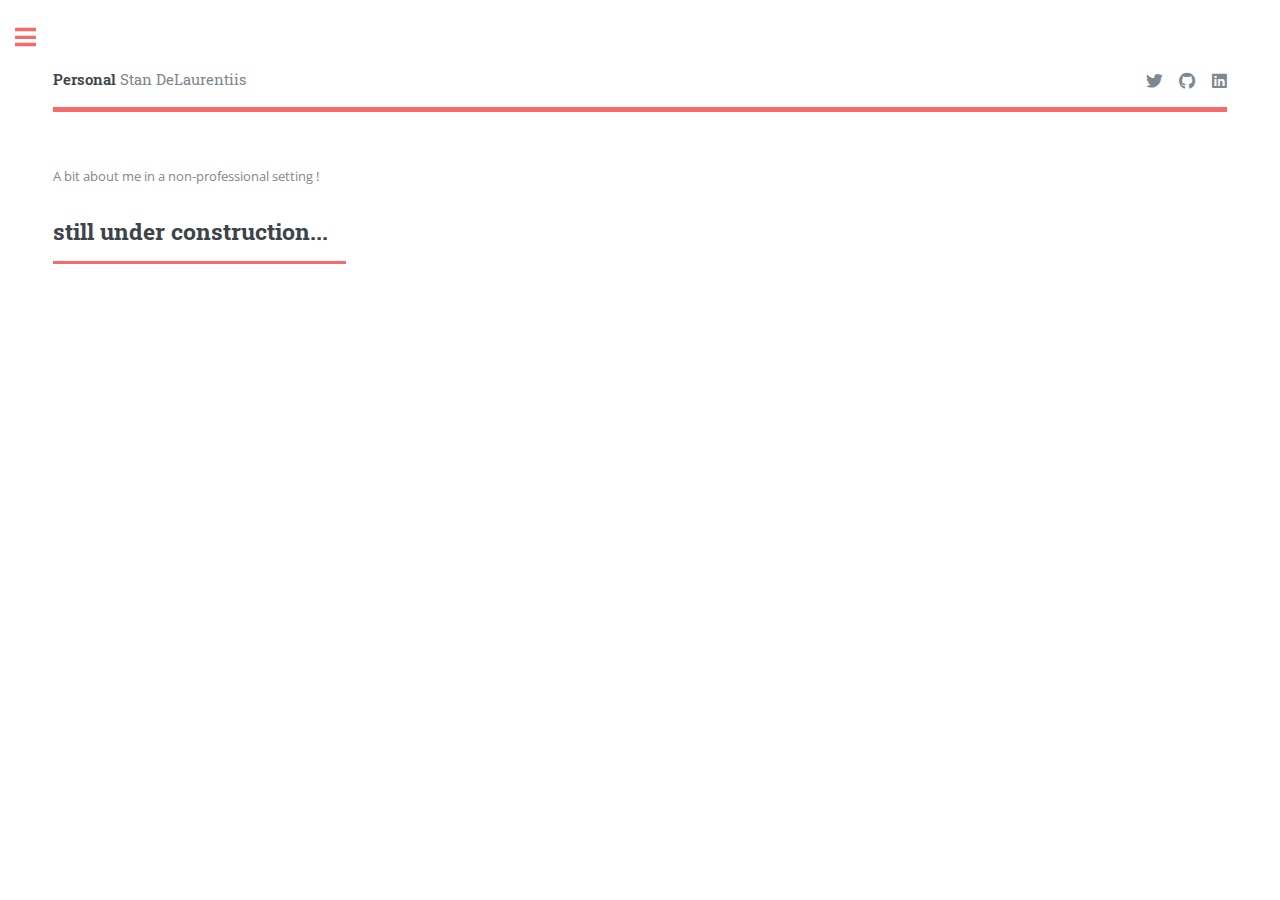
<file: personal.html>
<!DOCTYPE HTML>
<!--
	Editorial by HTML5 UP
	html5up.net | @ajlkn
	Free for personal and commercial use under the CCA 3.0 license (html5up.net/license)
-->
<html>
	<head>
		<title>Personal | Stan DeLaurentiis</title>
		<meta charset="utf-8" />
		<meta name="viewport" content="width=device-width, initial-scale=1, user-scalable=no" />
		<link rel="stylesheet" href="assets/css/main.css" />
	</head>
	<body class="is-preload">

		<!-- Wrapper -->
			<div id="wrapper">

				<!-- Main -->
					<div id="main">
						<div class="inner">

							<!-- Header -->
								<header id="header">
									<a href="personal.html" class="logo"><strong>Personal</strong> Stan DeLaurentiis</a>
									<ul class="icons">
										<li><a href="https://twitter.com/sdelaurentiis_" target="_blank" class="icon brands fa-twitter"><span class="label">Twitter</span></a></li>
										<li><a href="https://github.com/sdelaurentiis123" target="_blank" class="icon brands fa-github"><span class="label">Github</span></a></li>
										<li><a href="https://www.linkedin.com/in/stan-delaurentiis/" target="_blank" class="icon brands fa-linkedin"><span class="label">LinkedIn</span></a></li>
									</ul>
								</header>


                                <section>
                                    <div class="col-5 col-12-large">
                                        <p> A bit about me in a non-professional setting !
                                        </p>
                                    </div>
                                    <header class="major">
                                        <h2>still under construction...</h2>
                                    </header>
                                    <div class="col-5 col-12-large">
                                        <p>
                                        </p>
                                    </div>

                    
            


                        </div>
                    </div>

                <!-- Sidebar -->
                    <div id="sidebar">
                        <div class="inner">

                            <!-- Search -->
                                <section id="search" class="alt">
                                    <form method="post" action="#">
                                        <input type="text" name="query" id="query" placeholder="Search" />
                                    </form>
                                </section>

                            <!-- Menu -->
                                <nav id="menu">
                                    <header class="major">
                                        <h2>Menu</h2>
                                    </header>
                                    <ul>
                                        <li><a href="index.html">Homepage</a></li>
                                        <li><a href="research.html">Research</a></li>
                                        <li><a href="personal.html">Personal</a></li>
                                        <li>
                                            <span class="opener">Web Games</span>
                                            <ul>
                                                <li><a href="snake.html" target="_blank">Snake (8bit)</a></li>
                                            </ul>
                                        </li>
                                        <!-- <li>
                                            <span class="opener">Submenu</span>
                                            <ul>
                                                <li><a href="#">Lorem Dolor</a></li>
                                                <li><a href="#">Ipsum Adipiscing</a></li>
                                                <li><a href="#">Tempus Magna</a></li>
                                                <li><a href="#">Feugiat Veroeros</a></li>
                                            </ul>
                                        </li>
                                        <li><a href="#">Etiam Dolore</a></li>
                                        <li><a href="#">Adipiscing</a></li>
                                        <li>
                                            <span class="opener">Another Submenu</span>
                                            <ul>
                                                <li><a href="#">Lorem Dolor</a></li>
                                                <li><a href="#">Ipsum Adipiscing</a></li>
                                                <li><a href="#">Tempus Magna</a></li>
                                                <li><a href="#">Feugiat Veroeros</a></li>
                                            </ul>
                                        </li>
                                        <li><a href="#">Maximus Erat</a></li>
                                        <li><a href="#">Sapien Mauris</a></li>
                                        <li><a href="#">Amet Lacinia</a></li> -->
                                    </ul>
                                </nav>

                            <!-- Section -->
                                <!-- <section>
                                    <header class="major">
                                        <h2>Ante interdum</h2>
                                    </header>
                                    <div class="mini-posts">
                                        <article>
                                            <a href="#" class="image"><img src="images/pic07.jpg" alt="" /></a>
                                            <p>Aenean ornare velit lacus, ac varius enim lorem ullamcorper dolore aliquam.</p>
                                        </article>
                                        <article>
                                            <a href="#" class="image"><img src="images/pic08.jpg" alt="" /></a>
                                            <p>Aenean ornare velit lacus, ac varius enim lorem ullamcorper dolore aliquam.</p>
                                        </article>
                                        <article>
                                            <a href="#" class="image"><img src="images/pic09.jpg" alt="" /></a>
                                            <p>Aenean ornare velit lacus, ac varius enim lorem ullamcorper dolore aliquam.</p>
                                        </article>
                                    </div>
                                    <ul class="actions">
                                        <li><a href="#" class="button">More</a></li>
                                    </ul>
                                </section> -->

                            <!-- Section -->
                            <section>
                                <header class="major">
                                    <h2>Get in Touch</h2>
                                </header>
                                <p>Feel free to contact me about any research inquiries, collaborations, or if you just want to chat about Astronomy/Physics!</p>
                                <ul class="contact">
                                    <li class="icon solid fa-envelope"><a href="mailto: sod2112@columbia.edu">sod2112@columbia.edu</a></li>
                                    <li class="icon solid fa-envelope"><a href="mailto: sdelaurentiis123@gmail.com">sdelaurentiis123@gmail.com</a></li>
                                    <!-- <li class="icon solid fa-phone">(000) 000-0000</li>
                                    <li class="icon solid fa-home">70 Morningside Dr.<br />
                                    Nashville, TN 00000-0000</li> -->
                                </ul>
                            </section>

                            <!-- Footer -->
                                <!-- <footer id="footer">
                                    <p class="copyright">&copy; Untitled. All rights reserved. Demo Images: <a href="https://unsplash.com">Unsplash</a>. Design: <a href="https://html5up.net">HTML5 UP</a>.</p>
                                </footer> -->

                        </div>
                    </div>

            </div>

        <!-- Scripts -->
            <script src="assets/js/jquery.min.js"></script>
            <script src="assets/js/browser.min.js"></script>
            <script src="assets/js/breakpoints.min.js"></script>
            <script src="assets/js/util.js"></script>
            <script src="assets/js/main.js"></script>

    </body>
</html>
</file>
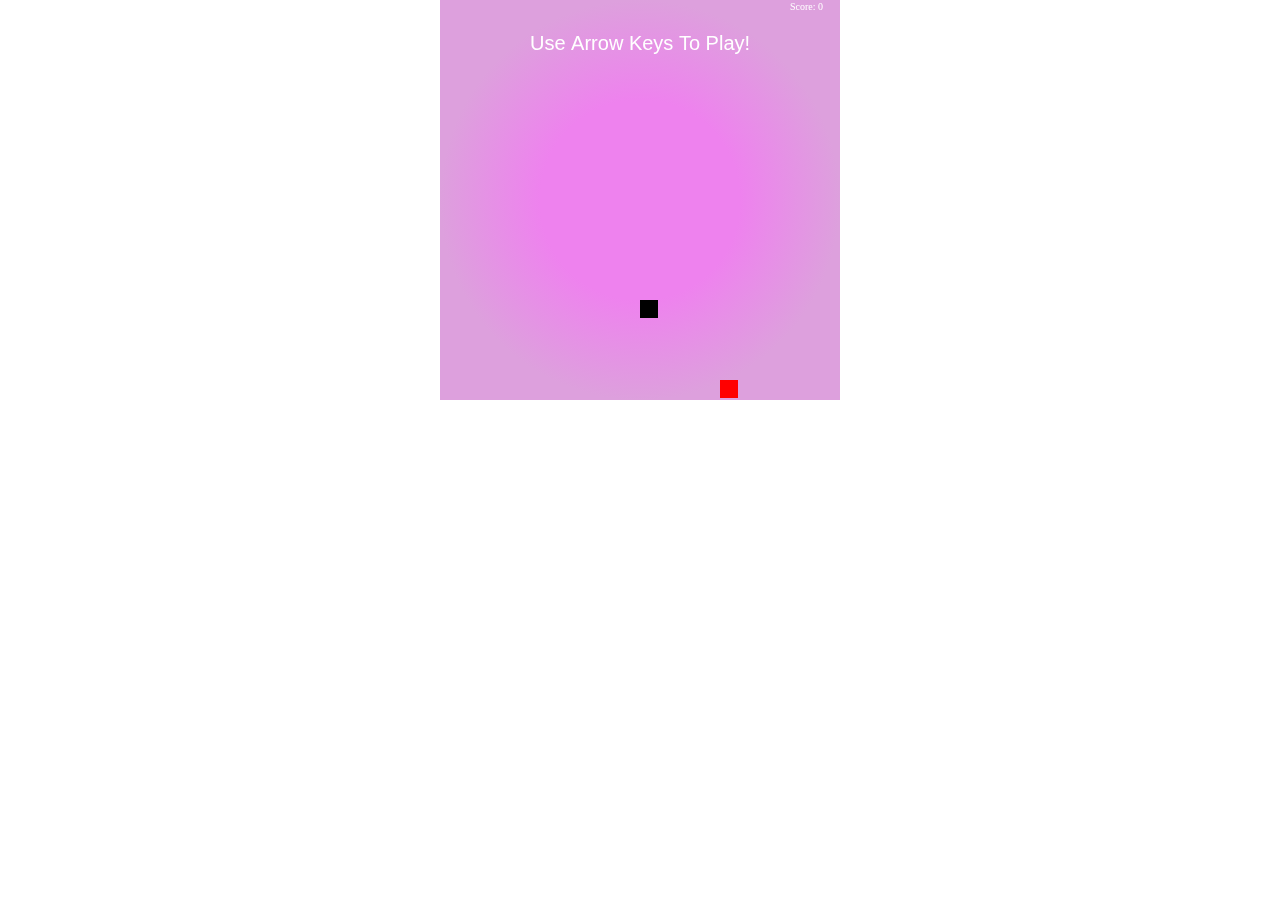
<file: snake.html>
<!DOCTYPE html>
<html>
    <title>JavaScript Snake game</title>
    <head>
    </head>

    <body>
        <canvas id="gamebox">
        </canvas>
    </body>
</html>
<script src="snake.js"></script>
<link rel="stylesheet" href="snake.css"></style>
</file>
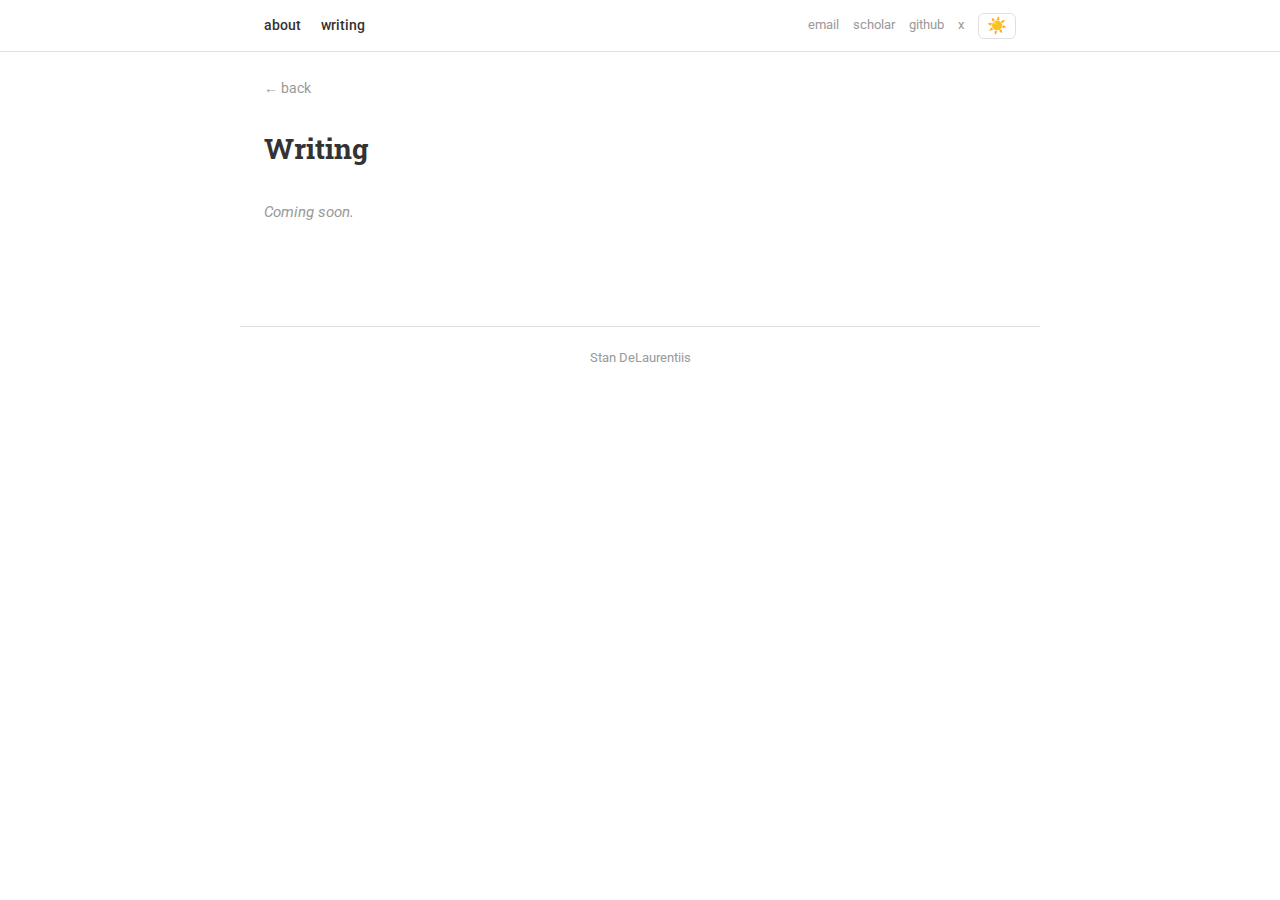
<file: writing.html>
<!DOCTYPE html>
<html lang="en">
<head>
<meta charset="UTF-8">
<meta name="viewport" content="width=device-width, initial-scale=1.0">
<title>Writing — Stan DeLaurentiis</title>
<link rel="icon" href="data:image/svg+xml,<svg xmlns='http://www.w3.org/2000/svg' viewBox='0 0 100 100'><text y='.9em' font-size='90'>🫡</text></svg>">
<link rel="preconnect" href="https://fonts.googleapis.com">
<link rel="preconnect" href="https://fonts.gstatic.com" crossorigin>
<link href="https://fonts.googleapis.com/css2?family=Roboto:wght@300;400;500;700&family=Roboto+Slab:wght@400;700&display=swap" rel="stylesheet">
<style>
  :root {
    --bg: #ffffff;
    --bg-nav: #ffffff;
    --text: #333333;
    --text-secondary: #555555;
    --text-muted: #999999;
    --accent: #1a6dd4;
    --accent-hover: #1558b0;
    --border: #e0e0e0;
    --highlight-bg: #f7f7f7;
    --progress-bar: #1a6dd4;
  }

  [data-theme="dark"] {
    --bg: #1a1a2e;
    --bg-nav: #16213e;
    --text: #e0e0e0;
    --text-secondary: #b0b0b0;
    --text-muted: #777777;
    --accent: #4da6ff;
    --accent-hover: #7bbfff;
    --border: #2a2a4a;
    --highlight-bg: #16213e;
    --progress-bar: #4da6ff;
  }

  * { margin: 0; padding: 0; box-sizing: border-box; }

  body {
    font-family: 'Roboto', -apple-system, BlinkMacSystemFont, sans-serif;
    font-size: 15px;
    line-height: 1.7;
    color: var(--text);
    background: var(--bg);
    transition: background 0.3s, color 0.3s;
  }

  #progress-bar {
    position: fixed;
    top: 0;
    left: 0;
    height: 3px;
    background: var(--progress-bar);
    z-index: 1001;
    transition: width 0.1s linear;
  }

  nav {
    position: fixed;
    top: 0;
    left: 0;
    right: 0;
    height: 52px;
    background: var(--bg-nav);
    border-bottom: 1px solid var(--border);
    display: flex;
    align-items: center;
    justify-content: center;
    z-index: 1000;
    transition: background 0.3s, border-color 0.3s;
  }

  .nav-inner {
    width: 100%;
    max-width: 800px;
    padding: 0 24px;
    display: flex;
    align-items: center;
    justify-content: space-between;
  }

  .nav-links {
    display: flex;
    align-items: center;
    gap: 20px;
  }

  .nav-links a {
    color: var(--text);
    text-decoration: none;
    font-size: 14px;
    font-weight: 500;
    transition: color 0.2s;
  }

  .nav-links a:hover { color: var(--accent); }

  .nav-icons {
    display: flex;
    align-items: center;
    gap: 14px;
  }

  .nav-icons a {
    color: var(--text-muted);
    text-decoration: none;
    font-size: 13px;
    transition: color 0.2s;
  }

  .nav-icons a:hover { color: var(--accent); }

  #theme-toggle {
    background: none;
    border: 1px solid var(--border);
    color: var(--text);
    cursor: pointer;
    font-size: 16px;
    padding: 4px 8px;
    border-radius: 6px;
    transition: background 0.2s, border-color 0.2s;
    line-height: 1;
  }

  #theme-toggle:hover {
    background: var(--highlight-bg);
  }

  main {
    max-width: 800px;
    margin: 0 auto;
    padding: 76px 24px 80px;
  }

  a { color: var(--accent); text-decoration: none; }
  a:hover { text-decoration: underline; color: var(--accent-hover); }

  h1 {
    font-family: 'Roboto Slab', serif;
    font-size: 28px;
    font-weight: 700;
    margin-bottom: 8px;
    color: var(--text);
  }

  .back-link {
    display: inline-block;
    font-size: 14px;
    color: var(--text-muted);
    margin-bottom: 24px;
  }

  .back-link:hover { color: var(--accent); }

  .post-list {
    list-style: none;
    padding: 0;
  }

  .post-list li {
    padding: 12px 0;
    border-bottom: 1px solid var(--border);
  }

  .post-list li:last-child { border-bottom: none; }

  .post-title {
    font-weight: 500;
    color: var(--text);
  }

  .post-meta {
    font-size: 13px;
    color: var(--text-muted);
    margin-top: 2px;
  }

  .post-preview {
    font-size: 14px;
    color: var(--text-secondary);
    margin-top: 4px;
  }

  .empty-state {
    color: var(--text-muted);
    font-style: italic;
    padding: 20px 0;
  }

  footer {
    max-width: 800px;
    margin: 0 auto;
    padding: 20px 24px;
    border-top: 1px solid var(--border);
    text-align: center;
    font-size: 13px;
    color: var(--text-muted);
  }

  @media (max-width: 600px) {
    h1 { font-size: 24px; }
    .nav-links { gap: 14px; }
    .nav-icons { gap: 10px; }
  }
</style>
</head>
<body>

<div id="progress-bar"></div>

<nav>
  <div class="nav-inner">
    <div class="nav-links">
      <a href="index.html">about</a>
      <a href="writing.html">writing</a>
    </div>
    <div class="nav-icons">
      <a href="mailto:sod2112@columbia.edu" title="Email">email</a>
      <a href="https://scholar.google.com/citations?user=-UeEc_oAAAAJ&hl=en" title="Google Scholar">scholar</a>
      <a href="https://github.com/sdelaurentiis123" title="GitHub">github</a>
      <a href="https://x.com/sdelaurentiis_/" title="X">x</a>
      <button id="theme-toggle" title="Toggle dark mode">☀️</button>
    </div>
  </div>
</nav>

<main>

  <a href="index.html" class="back-link">← back</a>

  <h1>Writing</h1>

  <p class="empty-state">Coming soon.</p>

</main>

<footer>
  Stan DeLaurentiis
</footer>

<script>
  const toggle = document.getElementById('theme-toggle');
  const html = document.documentElement;

  function setTheme(theme) {
    html.setAttribute('data-theme', theme);
    toggle.textContent = theme === 'dark' ? '🌙' : '☀️';
    localStorage.setItem('theme', theme);
  }

  const saved = localStorage.getItem('theme');
  if (saved) {
    setTheme(saved);
  } else if (window.matchMedia('(prefers-color-scheme: dark)').matches) {
    setTheme('dark');
  }

  toggle.addEventListener('click', () => {
    const current = html.getAttribute('data-theme');
    setTheme(current === 'dark' ? 'light' : 'dark');
  });

  window.addEventListener('scroll', () => {
    const scrollTop = document.documentElement.scrollTop;
    const scrollHeight = document.documentElement.scrollHeight - document.documentElement.clientHeight;
    const progress = scrollHeight > 0 ? (scrollTop / scrollHeight) * 100 : 0;
    document.getElementById('progress-bar').style.width = progress + '%';
  });
</script>

</body>
</html>
</file>
<file: snake.css>
body{
    margin:0px;
    padding:0px;
    display: flex;
    flex-direction: column;
    justify-content: center;
    align-items: center;
}
</file>
<file: assets/css/main.css>
@import url(fontawesome-all.min.css);
@import url("https://fonts.googleapis.com/css?family=Open+Sans:400,600,400italic,600italic|Roboto+Slab:400,700");
/*
	Editorial by HTML5 UP
	html5up.net | @ajlkn
	Free for personal and commercial use under the CCA 3.0 license (html5up.net/license)
*/
html, body, div, span, applet, object,
iframe, h1, h2, h3, h4, h5, h6, p, blockquote,
pre, a, abbr, acronym, address, big, cite,
code, del, dfn, em, img, ins, kbd, q, s, samp,
small, strike, strong, sub, sup, tt, var, b,
u, i, center, dl, dt, dd, ol, ul, li, fieldset,
form, label, legend, table, caption, tbody,
tfoot, thead, tr, th, td, article, aside,
canvas, details, embed, figure, figcaption,
footer, header, hgroup, menu, nav, output, ruby,
section, summary, time, mark, audio, video {
  margin: 0;
  padding: 0;
  border: 0;
  font-size: 100%;
  font: inherit;
  vertical-align: baseline; }

article, aside, details, figcaption, figure,
footer, header, hgroup, menu, nav, section {
  display: block; }

body {
  line-height: 1; }

ol, ul {
  list-style: none; }

blockquote, q {
  quotes: none; }
  blockquote:before, blockquote:after, q:before, q:after {
    content: '';
    content: none; }

table {
  border-collapse: collapse;
  border-spacing: 0; }

body {
  -webkit-text-size-adjust: none; }

mark {
  background-color: transparent;
  color: inherit; }

input::-moz-focus-inner {
  border: 0;
  padding: 0; }

input, select, textarea {
  -moz-appearance: none;
  -webkit-appearance: none;
  -ms-appearance: none;
  appearance: none; }

/* Basic */
@-ms-viewport {
  width: device-width; }

body {
  -ms-overflow-style: scrollbar; }

@media screen and (max-width: 480px) {
  html, body {
    min-width: 320px; } }

html {
  box-sizing: border-box; }

*, *:before, *:after {
  box-sizing: inherit; }

body {
  background: #ffffff; }
  body.is-preload *, body.is-preload *:before, body.is-preload *:after, body.is-resizing *, body.is-resizing *:before, body.is-resizing *:after {
    -moz-animation: none !important;
    -webkit-animation: none !important;
    -ms-animation: none !important;
    animation: none !important;
    -moz-transition: none !important;
    -webkit-transition: none !important;
    -ms-transition: none !important;
    transition: none !important; }

/* Type */
body, input, select, textarea {
  color: #7f888f;
  font-family: "Open Sans", sans-serif;
  font-size: 13pt;
  font-weight: 400;
  line-height: 1.65; }
  @media screen and (max-width: 1680px) {
    body, input, select, textarea {
      font-size: 11pt; } }
  @media screen and (max-width: 1280px) {
    body, input, select, textarea {
      font-size: 10pt; } }
  @media screen and (max-width: 360px) {
    body, input, select, textarea {
      font-size: 9pt; } }

a {
  -moz-transition: color 0.2s ease-in-out, border-bottom-color 0.2s ease-in-out;
  -webkit-transition: color 0.2s ease-in-out, border-bottom-color 0.2s ease-in-out;
  -ms-transition: color 0.2s ease-in-out, border-bottom-color 0.2s ease-in-out;
  transition: color 0.2s ease-in-out, border-bottom-color 0.2s ease-in-out;
  border-bottom: dotted 1px;
  color: #f56a6a;
  text-decoration: none; }
  a:hover {
    border-bottom-color: #f56a6a;
    color: #f56a6a !important; }
    a:hover strong {
      color: inherit; }

strong, b {
  color: #3d4449;
  font-weight: 600; }

em, i {
  font-style: italic; }

p {
  margin: 0 0 2em 0; }

h1, h2, h3, h4, h5, h6 {
  color: #3d4449;
  font-family: "Roboto Slab", serif;
  font-weight: 700;
  line-height: 1.5;
  margin: 0 0 1em 0; }
  h1 a, h2 a, h3 a, h4 a, h5 a, h6 a {
    color: inherit;
    text-decoration: none;
    border-bottom: 0; }

h1 {
  font-size: 4em;
  margin: 0 0 0.5em 0;
  line-height: 1.3; }

h2 {
  font-size: 1.75em; }

h3 {
  font-size: 1.25em; }

h4 {
  font-size: 1.1em; }

h5 {
  font-size: 0.9em; }

h6 {
  font-size: 0.7em; }

@media screen and (max-width: 1680px) {
  h1 {
    font-size: 3.5em; } }

@media screen and (max-width: 980px) {
  h1 {
    font-size: 3.25em; } }

@media screen and (max-width: 736px) {
  h1 {
    font-size: 2em;
    line-height: 1.4; }
  h2 {
    font-size: 1.5em; } }

sub {
  font-size: 0.8em;
  position: relative;
  top: 0.5em; }

sup {
  font-size: 0.8em;
  position: relative;
  top: -0.5em; }

blockquote {
  border-left: solid 3px rgba(210, 215, 217, 0.75);
  font-style: italic;
  margin: 0 0 2em 0;
  padding: 0.5em 0 0.5em 2em; }

code {
  background: rgba(230, 235, 237, 0.25);
  border-radius: 0.375em;
  border: solid 1px rgba(210, 215, 217, 0.75);
  font-family: "Courier New", monospace;
  font-size: 0.9em;
  margin: 0 0.25em;
  padding: 0.25em 0.65em; }

pre {
  -webkit-overflow-scrolling: touch;
  font-family: "Courier New", monospace;
  font-size: 0.9em;
  margin: 0 0 2em 0; }
  pre code {
    display: block;
    line-height: 1.75;
    padding: 1em 1.5em;
    overflow-x: auto; }

hr {
  border: 0;
  border-bottom: solid 1px rgba(210, 215, 217, 0.75);
  margin: 2em 0; }
  hr.major {
    margin: 3em 0; }

.align-left {
  text-align: left; }

.align-center {
  text-align: center; }

.align-right {
  text-align: right; }

/* Row */
.row {
  display: flex;
  flex-wrap: wrap;
  box-sizing: border-box;
  align-items: stretch; }
  .row > * {
    box-sizing: border-box; }
  .row.gtr-uniform > * > :last-child {
    margin-bottom: 0; }
  .row.aln-left {
    justify-content: flex-start; }
  .row.aln-center {
    justify-content: center; }
  .row.aln-right {
    justify-content: flex-end; }
  .row.aln-top {
    align-items: flex-start; }
  .row.aln-middle {
    align-items: center; }
  .row.aln-bottom {
    align-items: flex-end; }
  .row > .imp {
    order: -1; }
  .row > .col-1 {
    width: 8.33333%; }
  .row > .off-1 {
    margin-left: 8.33333%; }
  .row > .col-2 {
    width: 16.66667%; }
  .row > .off-2 {
    margin-left: 16.66667%; }
  .row > .col-3 {
    width: 25%; }
  .row > .off-3 {
    margin-left: 25%; }
  .row > .col-4 {
    width: 33.33333%; }
  .row > .off-4 {
    margin-left: 33.33333%; }
  .row > .col-5 {
    width: 41.66667%; }
  .row > .off-5 {
    margin-left: 41.66667%; }
  .row > .col-6 {
    width: 50%; }
  .row > .off-6 {
    margin-left: 50%; }
  .row > .col-7 {
    width: 58.33333%; }
  .row > .off-7 {
    margin-left: 58.33333%; }
  .row > .col-8 {
    width: 66.66667%; }
  .row > .off-8 {
    margin-left: 66.66667%; }
  .row > .col-9 {
    width: 75%; }
  .row > .off-9 {
    margin-left: 75%; }
  .row > .col-10 {
    width: 83.33333%; }
  .row > .off-10 {
    margin-left: 83.33333%; }
  .row > .col-11 {
    width: 91.66667%; }
  .row > .off-11 {
    margin-left: 91.66667%; }
  .row > .col-12 {
    width: 100%; }
  .row > .off-12 {
    margin-left: 100%; }
  .row.gtr-0 {
    margin-top: 0;
    margin-left: 0em; }
    .row.gtr-0 > * {
      padding: 0 0 0 0em; }
    .row.gtr-0.gtr-uniform {
      margin-top: 0em; }
      .row.gtr-0.gtr-uniform > * {
        padding-top: 0em; }
  .row.gtr-25 {
    margin-top: 0;
    margin-left: -0.375em; }
    .row.gtr-25 > * {
      padding: 0 0 0 0.375em; }
    .row.gtr-25.gtr-uniform {
      margin-top: -0.375em; }
      .row.gtr-25.gtr-uniform > * {
        padding-top: 0.375em; }
  .row.gtr-50 {
    margin-top: 0;
    margin-left: -0.75em; }
    .row.gtr-50 > * {
      padding: 0 0 0 0.75em; }
    .row.gtr-50.gtr-uniform {
      margin-top: -0.75em; }
      .row.gtr-50.gtr-uniform > * {
        padding-top: 0.75em; }
  .row {
    margin-top: 0;
    margin-left: -1.5em; }
    .row > * {
      padding: 0 0 0 1.5em; }
    .row.gtr-uniform {
      margin-top: -1.5em; }
      .row.gtr-uniform > * {
        padding-top: 1.5em; }
  .row.gtr-150 {
    margin-top: 0;
    margin-left: -2.25em; }
    .row.gtr-150 > * {
      padding: 0 0 0 2.25em; }
    .row.gtr-150.gtr-uniform {
      margin-top: -2.25em; }
      .row.gtr-150.gtr-uniform > * {
        padding-top: 2.25em; }
  .row.gtr-200 {
    margin-top: 0;
    margin-left: -3em; }
    .row.gtr-200 > * {
      padding: 0 0 0 3em; }
    .row.gtr-200.gtr-uniform {
      margin-top: -3em; }
      .row.gtr-200.gtr-uniform > * {
        padding-top: 3em; }
  @media screen and (max-width: 1680px) {
    .row {
      display: flex;
      flex-wrap: wrap;
      box-sizing: border-box;
      align-items: stretch; }
      .row > * {
        box-sizing: border-box; }
      .row.gtr-uniform > * > :last-child {
        margin-bottom: 0; }
      .row.aln-left {
        justify-content: flex-start; }
      .row.aln-center {
        justify-content: center; }
      .row.aln-right {
        justify-content: flex-end; }
      .row.aln-top {
        align-items: flex-start; }
      .row.aln-middle {
        align-items: center; }
      .row.aln-bottom {
        align-items: flex-end; }
      .row > .imp-xlarge {
        order: -1; }
      .row > .col-1-xlarge {
        width: 8.33333%; }
      .row > .off-1-xlarge {
        margin-left: 8.33333%; }
      .row > .col-2-xlarge {
        width: 16.66667%; }
      .row > .off-2-xlarge {
        margin-left: 16.66667%; }
      .row > .col-3-xlarge {
        width: 25%; }
      .row > .off-3-xlarge {
        margin-left: 25%; }
      .row > .col-4-xlarge {
        width: 33.33333%; }
      .row > .off-4-xlarge {
        margin-left: 33.33333%; }
      .row > .col-5-xlarge {
        width: 41.66667%; }
      .row > .off-5-xlarge {
        margin-left: 41.66667%; }
      .row > .col-6-xlarge {
        width: 50%; }
      .row > .off-6-xlarge {
        margin-left: 50%; }
      .row > .col-7-xlarge {
        width: 58.33333%; }
      .row > .off-7-xlarge {
        margin-left: 58.33333%; }
      .row > .col-8-xlarge {
        width: 66.66667%; }
      .row > .off-8-xlarge {
        margin-left: 66.66667%; }
      .row > .col-9-xlarge {
        width: 75%; }
      .row > .off-9-xlarge {
        margin-left: 75%; }
      .row > .col-10-xlarge {
        width: 83.33333%; }
      .row > .off-10-xlarge {
        margin-left: 83.33333%; }
      .row > .col-11-xlarge {
        width: 91.66667%; }
      .row > .off-11-xlarge {
        margin-left: 91.66667%; }
      .row > .col-12-xlarge {
        width: 100%; }
      .row > .off-12-xlarge {
        margin-left: 100%; }
      .row.gtr-0 {
        margin-top: 0;
        margin-left: 0em; }
        .row.gtr-0 > * {
          padding: 0 0 0 0em; }
        .row.gtr-0.gtr-uniform {
          margin-top: 0em; }
          .row.gtr-0.gtr-uniform > * {
            padding-top: 0em; }
      .row.gtr-25 {
        margin-top: 0;
        margin-left: -0.375em; }
        .row.gtr-25 > * {
          padding: 0 0 0 0.375em; }
        .row.gtr-25.gtr-uniform {
          margin-top: -0.375em; }
          .row.gtr-25.gtr-uniform > * {
            padding-top: 0.375em; }
      .row.gtr-50 {
        margin-top: 0;
        margin-left: -0.75em; }
        .row.gtr-50 > * {
          padding: 0 0 0 0.75em; }
        .row.gtr-50.gtr-uniform {
          margin-top: -0.75em; }
          .row.gtr-50.gtr-uniform > * {
            padding-top: 0.75em; }
      .row {
        margin-top: 0;
        margin-left: -1.5em; }
        .row > * {
          padding: 0 0 0 1.5em; }
        .row.gtr-uniform {
          margin-top: -1.5em; }
          .row.gtr-uniform > * {
            padding-top: 1.5em; }
      .row.gtr-150 {
        margin-top: 0;
        margin-left: -2.25em; }
        .row.gtr-150 > * {
          padding: 0 0 0 2.25em; }
        .row.gtr-150.gtr-uniform {
          margin-top: -2.25em; }
          .row.gtr-150.gtr-uniform > * {
            padding-top: 2.25em; }
      .row.gtr-200 {
        margin-top: 0;
        margin-left: -3em; }
        .row.gtr-200 > * {
          padding: 0 0 0 3em; }
        .row.gtr-200.gtr-uniform {
          margin-top: -3em; }
          .row.gtr-200.gtr-uniform > * {
            padding-top: 3em; } }
  @media screen and (max-width: 1280px) {
    .row {
      display: flex;
      flex-wrap: wrap;
      box-sizing: border-box;
      align-items: stretch; }
      .row > * {
        box-sizing: border-box; }
      .row.gtr-uniform > * > :last-child {
        margin-bottom: 0; }
      .row.aln-left {
        justify-content: flex-start; }
      .row.aln-center {
        justify-content: center; }
      .row.aln-right {
        justify-content: flex-end; }
      .row.aln-top {
        align-items: flex-start; }
      .row.aln-middle {
        align-items: center; }
      .row.aln-bottom {
        align-items: flex-end; }
      .row > .imp-large {
        order: -1; }
      .row > .col-1-large {
        width: 8.33333%; }
      .row > .off-1-large {
        margin-left: 8.33333%; }
      .row > .col-2-large {
        width: 16.66667%; }
      .row > .off-2-large {
        margin-left: 16.66667%; }
      .row > .col-3-large {
        width: 25%; }
      .row > .off-3-large {
        margin-left: 25%; }
      .row > .col-4-large {
        width: 33.33333%; }
      .row > .off-4-large {
        margin-left: 33.33333%; }
      .row > .col-5-large {
        width: 41.66667%; }
      .row > .off-5-large {
        margin-left: 41.66667%; }
      .row > .col-6-large {
        width: 50%; }
      .row > .off-6-large {
        margin-left: 50%; }
      .row > .col-7-large {
        width: 58.33333%; }
      .row > .off-7-large {
        margin-left: 58.33333%; }
      .row > .col-8-large {
        width: 66.66667%; }
      .row > .off-8-large {
        margin-left: 66.66667%; }
      .row > .col-9-large {
        width: 75%; }
      .row > .off-9-large {
        margin-left: 75%; }
      .row > .col-10-large {
        width: 83.33333%; }
      .row > .off-10-large {
        margin-left: 83.33333%; }
      .row > .col-11-large {
        width: 91.66667%; }
      .row > .off-11-large {
        margin-left: 91.66667%; }
      .row > .col-12-large {
        width: 100%; }
      .row > .off-12-large {
        margin-left: 100%; }
      .row.gtr-0 {
        margin-top: 0;
        margin-left: 0em; }
        .row.gtr-0 > * {
          padding: 0 0 0 0em; }
        .row.gtr-0.gtr-uniform {
          margin-top: 0em; }
          .row.gtr-0.gtr-uniform > * {
            padding-top: 0em; }
      .row.gtr-25 {
        margin-top: 0;
        margin-left: -0.375em; }
        .row.gtr-25 > * {
          padding: 0 0 0 0.375em; }
        .row.gtr-25.gtr-uniform {
          margin-top: -0.375em; }
          .row.gtr-25.gtr-uniform > * {
            padding-top: 0.375em; }
      .row.gtr-50 {
        margin-top: 0;
        margin-left: -0.75em; }
        .row.gtr-50 > * {
          padding: 0 0 0 0.75em; }
        .row.gtr-50.gtr-uniform {
          margin-top: -0.75em; }
          .row.gtr-50.gtr-uniform > * {
            padding-top: 0.75em; }
      .row {
        margin-top: 0;
        margin-left: -1.5em; }
        .row > * {
          padding: 0 0 0 1.5em; }
        .row.gtr-uniform {
          margin-top: -1.5em; }
          .row.gtr-uniform > * {
            padding-top: 1.5em; }
      .row.gtr-150 {
        margin-top: 0;
        margin-left: -2.25em; }
        .row.gtr-150 > * {
          padding: 0 0 0 2.25em; }
        .row.gtr-150.gtr-uniform {
          margin-top: -2.25em; }
          .row.gtr-150.gtr-uniform > * {
            padding-top: 2.25em; }
      .row.gtr-200 {
        margin-top: 0;
        margin-left: -3em; }
        .row.gtr-200 > * {
          padding: 0 0 0 3em; }
        .row.gtr-200.gtr-uniform {
          margin-top: -3em; }
          .row.gtr-200.gtr-uniform > * {
            padding-top: 3em; } }
  @media screen and (max-width: 980px) {
    .row {
      display: flex;
      flex-wrap: wrap;
      box-sizing: border-box;
      align-items: stretch; }
      .row > * {
        box-sizing: border-box; }
      .row.gtr-uniform > * > :last-child {
        margin-bottom: 0; }
      .row.aln-left {
        justify-content: flex-start; }
      .row.aln-center {
        justify-content: center; }
      .row.aln-right {
        justify-content: flex-end; }
      .row.aln-top {
        align-items: flex-start; }
      .row.aln-middle {
        align-items: center; }
      .row.aln-bottom {
        align-items: flex-end; }
      .row > .imp-medium {
        order: -1; }
      .row > .col-1-medium {
        width: 8.33333%; }
      .row > .off-1-medium {
        margin-left: 8.33333%; }
      .row > .col-2-medium {
        width: 16.66667%; }
      .row > .off-2-medium {
        margin-left: 16.66667%; }
      .row > .col-3-medium {
        width: 25%; }
      .row > .off-3-medium {
        margin-left: 25%; }
      .row > .col-4-medium {
        width: 33.33333%; }
      .row > .off-4-medium {
        margin-left: 33.33333%; }
      .row > .col-5-medium {
        width: 41.66667%; }
      .row > .off-5-medium {
        margin-left: 41.66667%; }
      .row > .col-6-medium {
        width: 50%; }
      .row > .off-6-medium {
        margin-left: 50%; }
      .row > .col-7-medium {
        width: 58.33333%; }
      .row > .off-7-medium {
        margin-left: 58.33333%; }
      .row > .col-8-medium {
        width: 66.66667%; }
      .row > .off-8-medium {
        margin-left: 66.66667%; }
      .row > .col-9-medium {
        width: 75%; }
      .row > .off-9-medium {
        margin-left: 75%; }
      .row > .col-10-medium {
        width: 83.33333%; }
      .row > .off-10-medium {
        margin-left: 83.33333%; }
      .row > .col-11-medium {
        width: 91.66667%; }
      .row > .off-11-medium {
        margin-left: 91.66667%; }
      .row > .col-12-medium {
        width: 100%; }
      .row > .off-12-medium {
        margin-left: 100%; }
      .row.gtr-0 {
        margin-top: 0;
        margin-left: 0em; }
        .row.gtr-0 > * {
          padding: 0 0 0 0em; }
        .row.gtr-0.gtr-uniform {
          margin-top: 0em; }
          .row.gtr-0.gtr-uniform > * {
            padding-top: 0em; }
      .row.gtr-25 {
        margin-top: 0;
        margin-left: -0.375em; }
        .row.gtr-25 > * {
          padding: 0 0 0 0.375em; }
        .row.gtr-25.gtr-uniform {
          margin-top: -0.375em; }
          .row.gtr-25.gtr-uniform > * {
            padding-top: 0.375em; }
      .row.gtr-50 {
        margin-top: 0;
        margin-left: -0.75em; }
        .row.gtr-50 > * {
          padding: 0 0 0 0.75em; }
        .row.gtr-50.gtr-uniform {
          margin-top: -0.75em; }
          .row.gtr-50.gtr-uniform > * {
            padding-top: 0.75em; }
      .row {
        margin-top: 0;
        margin-left: -1.5em; }
        .row > * {
          padding: 0 0 0 1.5em; }
        .row.gtr-uniform {
          margin-top: -1.5em; }
          .row.gtr-uniform > * {
            padding-top: 1.5em; }
      .row.gtr-150 {
        margin-top: 0;
        margin-left: -2.25em; }
        .row.gtr-150 > * {
          padding: 0 0 0 2.25em; }
        .row.gtr-150.gtr-uniform {
          margin-top: -2.25em; }
          .row.gtr-150.gtr-uniform > * {
            padding-top: 2.25em; }
      .row.gtr-200 {
        margin-top: 0;
        margin-left: -3em; }
        .row.gtr-200 > * {
          padding: 0 0 0 3em; }
        .row.gtr-200.gtr-uniform {
          margin-top: -3em; }
          .row.gtr-200.gtr-uniform > * {
            padding-top: 3em; } }
  @media screen and (max-width: 736px) {
    .row {
      display: flex;
      flex-wrap: wrap;
      box-sizing: border-box;
      align-items: stretch; }
      .row > * {
        box-sizing: border-box; }
      .row.gtr-uniform > * > :last-child {
        margin-bottom: 0; }
      .row.aln-left {
        justify-content: flex-start; }
      .row.aln-center {
        justify-content: center; }
      .row.aln-right {
        justify-content: flex-end; }
      .row.aln-top {
        align-items: flex-start; }
      .row.aln-middle {
        align-items: center; }
      .row.aln-bottom {
        align-items: flex-end; }
      .row > .imp-small {
        order: -1; }
      .row > .col-1-small {
        width: 8.33333%; }
      .row > .off-1-small {
        margin-left: 8.33333%; }
      .row > .col-2-small {
        width: 16.66667%; }
      .row > .off-2-small {
        margin-left: 16.66667%; }
      .row > .col-3-small {
        width: 25%; }
      .row > .off-3-small {
        margin-left: 25%; }
      .row > .col-4-small {
        width: 33.33333%; }
      .row > .off-4-small {
        margin-left: 33.33333%; }
      .row > .col-5-small {
        width: 41.66667%; }
      .row > .off-5-small {
        margin-left: 41.66667%; }
      .row > .col-6-small {
        width: 50%; }
      .row > .off-6-small {
        margin-left: 50%; }
      .row > .col-7-small {
        width: 58.33333%; }
      .row > .off-7-small {
        margin-left: 58.33333%; }
      .row > .col-8-small {
        width: 66.66667%; }
      .row > .off-8-small {
        margin-left: 66.66667%; }
      .row > .col-9-small {
        width: 75%; }
      .row > .off-9-small {
        margin-left: 75%; }
      .row > .col-10-small {
        width: 83.33333%; }
      .row > .off-10-small {
        margin-left: 83.33333%; }
      .row > .col-11-small {
        width: 91.66667%; }
      .row > .off-11-small {
        margin-left: 91.66667%; }
      .row > .col-12-small {
        width: 100%; }
      .row > .off-12-small {
        margin-left: 100%; }
      .row.gtr-0 {
        margin-top: 0;
        margin-left: 0em; }
        .row.gtr-0 > * {
          padding: 0 0 0 0em; }
        .row.gtr-0.gtr-uniform {
          margin-top: 0em; }
          .row.gtr-0.gtr-uniform > * {
            padding-top: 0em; }
      .row.gtr-25 {
        margin-top: 0;
        margin-left: -0.375em; }
        .row.gtr-25 > * {
          padding: 0 0 0 0.375em; }
        .row.gtr-25.gtr-uniform {
          margin-top: -0.375em; }
          .row.gtr-25.gtr-uniform > * {
            padding-top: 0.375em; }
      .row.gtr-50 {
        margin-top: 0;
        margin-left: -0.75em; }
        .row.gtr-50 > * {
          padding: 0 0 0 0.75em; }
        .row.gtr-50.gtr-uniform {
          margin-top: -0.75em; }
          .row.gtr-50.gtr-uniform > * {
            padding-top: 0.75em; }
      .row {
        margin-top: 0;
        margin-left: -1.5em; }
        .row > * {
          padding: 0 0 0 1.5em; }
        .row.gtr-uniform {
          margin-top: -1.5em; }
          .row.gtr-uniform > * {
            padding-top: 1.5em; }
      .row.gtr-150 {
        margin-top: 0;
        margin-left: -2.25em; }
        .row.gtr-150 > * {
          padding: 0 0 0 2.25em; }
        .row.gtr-150.gtr-uniform {
          margin-top: -2.25em; }
          .row.gtr-150.gtr-uniform > * {
            padding-top: 2.25em; }
      .row.gtr-200 {
        margin-top: 0;
        margin-left: -3em; }
        .row.gtr-200 > * {
          padding: 0 0 0 3em; }
        .row.gtr-200.gtr-uniform {
          margin-top: -3em; }
          .row.gtr-200.gtr-uniform > * {
            padding-top: 3em; } }
  @media screen and (max-width: 480px) {
    .row {
      display: flex;
      flex-wrap: wrap;
      box-sizing: border-box;
      align-items: stretch; }
      .row > * {
        box-sizing: border-box; }
      .row.gtr-uniform > * > :last-child {
        margin-bottom: 0; }
      .row.aln-left {
        justify-content: flex-start; }
      .row.aln-center {
        justify-content: center; }
      .row.aln-right {
        justify-content: flex-end; }
      .row.aln-top {
        align-items: flex-start; }
      .row.aln-middle {
        align-items: center; }
      .row.aln-bottom {
        align-items: flex-end; }
      .row > .imp-xsmall {
        order: -1; }
      .row > .col-1-xsmall {
        width: 8.33333%; }
      .row > .off-1-xsmall {
        margin-left: 8.33333%; }
      .row > .col-2-xsmall {
        width: 16.66667%; }
      .row > .off-2-xsmall {
        margin-left: 16.66667%; }
      .row > .col-3-xsmall {
        width: 25%; }
      .row > .off-3-xsmall {
        margin-left: 25%; }
      .row > .col-4-xsmall {
        width: 33.33333%; }
      .row > .off-4-xsmall {
        margin-left: 33.33333%; }
      .row > .col-5-xsmall {
        width: 41.66667%; }
      .row > .off-5-xsmall {
        margin-left: 41.66667%; }
      .row > .col-6-xsmall {
        width: 50%; }
      .row > .off-6-xsmall {
        margin-left: 50%; }
      .row > .col-7-xsmall {
        width: 58.33333%; }
      .row > .off-7-xsmall {
        margin-left: 58.33333%; }
      .row > .col-8-xsmall {
        width: 66.66667%; }
      .row > .off-8-xsmall {
        margin-left: 66.66667%; }
      .row > .col-9-xsmall {
        width: 75%; }
      .row > .off-9-xsmall {
        margin-left: 75%; }
      .row > .col-10-xsmall {
        width: 83.33333%; }
      .row > .off-10-xsmall {
        margin-left: 83.33333%; }
      .row > .col-11-xsmall {
        width: 91.66667%; }
      .row > .off-11-xsmall {
        margin-left: 91.66667%; }
      .row > .col-12-xsmall {
        width: 100%; }
      .row > .off-12-xsmall {
        margin-left: 100%; }
      .row.gtr-0 {
        margin-top: 0;
        margin-left: 0em; }
        .row.gtr-0 > * {
          padding: 0 0 0 0em; }
        .row.gtr-0.gtr-uniform {
          margin-top: 0em; }
          .row.gtr-0.gtr-uniform > * {
            padding-top: 0em; }
      .row.gtr-25 {
        margin-top: 0;
        margin-left: -0.375em; }
        .row.gtr-25 > * {
          padding: 0 0 0 0.375em; }
        .row.gtr-25.gtr-uniform {
          margin-top: -0.375em; }
          .row.gtr-25.gtr-uniform > * {
            padding-top: 0.375em; }
      .row.gtr-50 {
        margin-top: 0;
        margin-left: -0.75em; }
        .row.gtr-50 > * {
          padding: 0 0 0 0.75em; }
        .row.gtr-50.gtr-uniform {
          margin-top: -0.75em; }
          .row.gtr-50.gtr-uniform > * {
            padding-top: 0.75em; }
      .row {
        margin-top: 0;
        margin-left: -1.5em; }
        .row > * {
          padding: 0 0 0 1.5em; }
        .row.gtr-uniform {
          margin-top: -1.5em; }
          .row.gtr-uniform > * {
            padding-top: 1.5em; }
      .row.gtr-150 {
        margin-top: 0;
        margin-left: -2.25em; }
        .row.gtr-150 > * {
          padding: 0 0 0 2.25em; }
        .row.gtr-150.gtr-uniform {
          margin-top: -2.25em; }
          .row.gtr-150.gtr-uniform > * {
            padding-top: 2.25em; }
      .row.gtr-200 {
        margin-top: 0;
        margin-left: -3em; }
        .row.gtr-200 > * {
          padding: 0 0 0 3em; }
        .row.gtr-200.gtr-uniform {
          margin-top: -3em; }
          .row.gtr-200.gtr-uniform > * {
            padding-top: 3em; } }

/* Section/Article */
section.special, article.special {
  text-align: center; }

header p {
  font-family: "Roboto Slab", serif;
  font-size: 1em;
  font-weight: 400;
  letter-spacing: 0.075em;
  margin-top: -0.5em;
  text-transform: uppercase; }

header.major > :last-child {
  border-bottom: solid 3px #f56a6a;
  display: inline-block;
  margin: 0 0 2em 0;
  padding: 0 0.75em 0.5em 0; }

header.main > :last-child {
  margin: 0 0 1em 0; }

/* Form */
form {
  margin: 0 0 2em 0; }

label {
  color: #3d4449;
  display: block;
  font-size: 0.9em;
  font-weight: 600;
  margin: 0 0 1em 0; }

input[type="text"],
input[type="password"],
input[type="email"],
input[type="tel"],
input[type="search"],
input[type="url"],
select,
textarea {
  -moz-appearance: none;
  -webkit-appearance: none;
  -ms-appearance: none;
  appearance: none;
  background: #ffffff;
  border-radius: 0.375em;
  border: none;
  border: solid 1px rgba(210, 215, 217, 0.75);
  color: inherit;
  display: block;
  outline: 0;
  padding: 0 1em;
  text-decoration: none;
  width: 100%; }
  input[type="text"]:invalid,
  input[type="password"]:invalid,
  input[type="email"]:invalid,
  input[type="tel"]:invalid,
  input[type="search"]:invalid,
  input[type="url"]:invalid,
  select:invalid,
  textarea:invalid {
    box-shadow: none; }
  input[type="text"]:focus,
  input[type="password"]:focus,
  input[type="email"]:focus,
  input[type="tel"]:focus,
  input[type="search"]:focus,
  input[type="url"]:focus,
  select:focus,
  textarea:focus {
    border-color: #f56a6a;
    box-shadow: 0 0 0 1px #f56a6a; }

select {
  background-image: url("data:image/svg+xml;charset=utf8,%3Csvg xmlns='http://www.w3.org/2000/svg' width='40' height='40' preserveAspectRatio='none' viewBox='0 0 40 40'%3E%3Cpath d='M9.4,12.3l10.4,10.4l10.4-10.4c0.2-0.2,0.5-0.4,0.9-0.4c0.3,0,0.6,0.1,0.9,0.4l3.3,3.3c0.2,0.2,0.4,0.5,0.4,0.9 c0,0.4-0.1,0.6-0.4,0.9L20.7,31.9c-0.2,0.2-0.5,0.4-0.9,0.4c-0.3,0-0.6-0.1-0.9-0.4L4.3,17.3c-0.2-0.2-0.4-0.5-0.4-0.9 c0-0.4,0.1-0.6,0.4-0.9l3.3-3.3c0.2-0.2,0.5-0.4,0.9-0.4S9.1,12.1,9.4,12.3z' fill='rgba(210, 215, 217, 0.75)' /%3E%3C/svg%3E");
  background-size: 1.25em;
  background-repeat: no-repeat;
  background-position: calc(100% - 1em) center;
  height: 2.75em;
  padding-right: 2.75em;
  text-overflow: ellipsis; }
  select option {
    color: #3d4449;
    background: #ffffff; }
  select:focus::-ms-value {
    background-color: transparent; }
  select::-ms-expand {
    display: none; }

input[type="text"],
input[type="password"],
input[type="email"],
input[type="tel"],
input[type="search"],
input[type="url"],
select {
  height: 2.75em; }

textarea {
  padding: 0.75em 1em; }

input[type="checkbox"],
input[type="radio"] {
  -moz-appearance: none;
  -webkit-appearance: none;
  -ms-appearance: none;
  appearance: none;
  display: block;
  float: left;
  margin-right: -2em;
  opacity: 0;
  width: 1em;
  z-index: -1; }
  input[type="checkbox"] + label,
  input[type="radio"] + label {
    text-decoration: none;
    color: #7f888f;
    cursor: pointer;
    display: inline-block;
    font-size: 1em;
    font-weight: 400;
    padding-left: 2.4em;
    padding-right: 0.75em;
    position: relative; }
    input[type="checkbox"] + label:before,
    input[type="radio"] + label:before {
      -moz-osx-font-smoothing: grayscale;
      -webkit-font-smoothing: antialiased;
      display: inline-block;
      font-style: normal;
      font-variant: normal;
      text-rendering: auto;
      line-height: 1;
      text-transform: none !important;
      font-family: 'Font Awesome 5 Free';
      font-weight: 900; }
    input[type="checkbox"] + label:before,
    input[type="radio"] + label:before {
      background: #ffffff;
      border-radius: 0.375em;
      border: solid 1px rgba(210, 215, 217, 0.75);
      content: '';
      display: inline-block;
      font-size: 0.8em;
      height: 2.0625em;
      left: 0;
      line-height: 2.0625em;
      position: absolute;
      text-align: center;
      top: 0;
      width: 2.0625em; }
  input[type="checkbox"]:checked + label:before,
  input[type="radio"]:checked + label:before {
    background: #3d4449;
    border-color: #3d4449;
    color: #ffffff;
    content: '\f00c'; }
  input[type="checkbox"]:focus + label:before,
  input[type="radio"]:focus + label:before {
    border-color: #f56a6a;
    box-shadow: 0 0 0 1px #f56a6a; }

input[type="checkbox"] + label:before {
  border-radius: 0.375em; }

input[type="radio"] + label:before {
  border-radius: 100%; }

::-webkit-input-placeholder {
  color: #9fa3a6 !important;
  opacity: 1.0; }

:-moz-placeholder {
  color: #9fa3a6 !important;
  opacity: 1.0; }

::-moz-placeholder {
  color: #9fa3a6 !important;
  opacity: 1.0; }

:-ms-input-placeholder {
  color: #9fa3a6 !important;
  opacity: 1.0; }

/* Box */
.box {
  border-radius: 0.375em;
  border: solid 1px rgba(210, 215, 217, 0.75);
  margin-bottom: 2em;
  padding: 1.5em; }
  .box > :last-child,
  .box > :last-child > :last-child,
  .box > :last-child > :last-child > :last-child {
    margin-bottom: 0; }
  .box.alt {
    border: 0;
    border-radius: 0;
    padding: 0; }

/* Icon */
.icon {
  text-decoration: none;
  border-bottom: none;
  position: relative; }
  .icon:before {
    -moz-osx-font-smoothing: grayscale;
    -webkit-font-smoothing: antialiased;
    display: inline-block;
    font-style: normal;
    font-variant: normal;
    text-rendering: auto;
    line-height: 1;
    text-transform: none !important;
    font-family: 'Font Awesome 5 Free';
    font-weight: 400; }
  .icon > .label {
    display: none; }
  .icon:before {
    line-height: inherit; }
  .icon.solid:before {
    font-weight: 900; }
  .icon.brands:before {
    font-family: 'Font Awesome 5 Brands'; }

/* Image */
.image {
  border-radius: 0.375em;
  border: 0;
  display: inline-block;
  position: relative; }
  .image img {
    border-radius: 0.375em;
    display: block; }
  .image.left, .image.right {
    max-width: 40%; }
    .image.left img, .image.right img {
      width: 100%; }
  .image.left {
    float: left;
    padding: 0 1.5em 1em 0;
    top: 0.25em; }
  .image.right {
    float: right;
    padding: 0 0 1em 1.5em;
    top: 0.25em; }
  .image.fit {
    display: block;
    margin: 0 0 2em 0;
    width: 100%; }
    .image.fit img {
      width: 100%; }
  .image.main {
    display: block;
    margin: 0 0 3em 0;
    width: 100%; }
    .image.main img {
      width: 100%; }

a.image {
  overflow: hidden; }
  a.image img {
    -moz-transition: -moz-transform 0.2s ease;
    -webkit-transition: -webkit-transform 0.2s ease;
    -ms-transition: -ms-transform 0.2s ease;
    transition: transform 0.2s ease; }
  a.image:hover img {
    -moz-transform: scale(1.075);
    -webkit-transform: scale(1.075);
    -ms-transform: scale(1.075);
    transform: scale(1.075); }

/* List */
ol {
  list-style: decimal;
  margin: 0 0 2em 0;
  padding-left: 1.25em; }
  ol li {
    padding-left: 0.25em; }

ul {
  list-style: disc;
  margin: 0 0 2em 0;
  padding-left: 1em; }
  ul li {
    padding-left: 0.5em; }
  ul.alt {
    list-style: none;
    padding-left: 0; }
    ul.alt li {
      border-top: solid 1px rgba(210, 215, 217, 0.75);
      padding: 0.5em 0; }
      ul.alt li:first-child {
        border-top: 0;
        padding-top: 0; }

dl {
  margin: 0 0 2em 0; }
  dl dt {
    display: block;
    font-weight: 600;
    margin: 0 0 1em 0; }
  dl dd {
    margin-left: 2em; }

/* Actions */
ul.actions {
  display: -moz-flex;
  display: -webkit-flex;
  display: -ms-flex;
  display: flex;
  cursor: default;
  list-style: none;
  margin-left: -1em;
  padding-left: 0; }
  ul.actions li {
    padding: 0 0 0 1em;
    vertical-align: middle; }
  ul.actions.special {
    -moz-justify-content: center;
    -webkit-justify-content: center;
    -ms-justify-content: center;
    justify-content: center;
    width: 100%;
    margin-left: 0; }
    ul.actions.special li:first-child {
      padding-left: 0; }
  ul.actions.stacked {
    -moz-flex-direction: column;
    -webkit-flex-direction: column;
    -ms-flex-direction: column;
    flex-direction: column;
    margin-left: 0; }
    ul.actions.stacked li {
      padding: 1.3em 0 0 0; }
      ul.actions.stacked li:first-child {
        padding-top: 0; }
  ul.actions.fit {
    width: calc(100% + 1em); }
    ul.actions.fit li {
      -moz-flex-grow: 1;
      -webkit-flex-grow: 1;
      -ms-flex-grow: 1;
      flex-grow: 1;
      -moz-flex-shrink: 1;
      -webkit-flex-shrink: 1;
      -ms-flex-shrink: 1;
      flex-shrink: 1;
      width: 100%; }
      ul.actions.fit li > * {
        width: 100%; }
    ul.actions.fit.stacked {
      width: 100%; }

/* Icons */
ul.icons {
  cursor: default;
  list-style: none;
  padding-left: 0; }
  ul.icons li {
    display: inline-block;
    padding: 0 1em 0 0; }
    ul.icons li:last-child {
      padding-right: 0; }
    ul.icons li .icon {
      color: inherit; }
      ul.icons li .icon:before {
        font-size: 1.25em; }

/* Contact */
ul.contact {
  list-style: none;
  padding: 0; }
  ul.contact li {
    text-decoration: none;
    border-top: solid 1px rgba(210, 215, 217, 0.75);
    margin: 1.5em 0 0 0;
    padding: 1.5em 0 0 3em;
    position: relative; }
    ul.contact li:before {
      -moz-osx-font-smoothing: grayscale;
      -webkit-font-smoothing: antialiased;
      display: inline-block;
      font-style: normal;
      font-variant: normal;
      text-rendering: auto;
      line-height: 1;
      text-transform: none !important;
      font-family: 'Font Awesome 5 Free';
      font-weight: 400; }
    ul.contact li:before {
      color: #f56a6a;
      display: inline-block;
      font-size: 1.5em;
      height: 1.125em;
      left: 0;
      line-height: 1.125em;
      position: absolute;
      text-align: center;
      top: 1em;
      width: 1.5em; }
    ul.contact li:first-child {
      border-top: 0;
      margin-top: 0;
      padding-top: 0; }
      ul.contact li:first-child:before {
        top: 0; }
    ul.contact li a {
      color: inherit; }

/* Pagination */
ul.pagination {
  cursor: default;
  list-style: none;
  padding-left: 0; }
  ul.pagination li {
    display: inline-block;
    padding-left: 0;
    vertical-align: middle; }
    ul.pagination li > .page {
      -moz-transition: background-color 0.2s ease-in-out, color 0.2s ease-in-out;
      -webkit-transition: background-color 0.2s ease-in-out, color 0.2s ease-in-out;
      -ms-transition: background-color 0.2s ease-in-out, color 0.2s ease-in-out;
      transition: background-color 0.2s ease-in-out, color 0.2s ease-in-out;
      border-bottom: 0;
      border-radius: 0.375em;
      display: inline-block;
      font-size: 0.8em;
      font-weight: 600;
      height: 2em;
      line-height: 2em;
      margin: 0 0.125em;
      min-width: 2em;
      padding: 0 0.5em;
      text-align: center; }
      ul.pagination li > .page.active {
        background-color: #f56a6a;
        color: #ffffff !important; }
        ul.pagination li > .page.active:hover {
          background-color: #f67878; }
        ul.pagination li > .page.active:active {
          background-color: #f45c5c; }
    ul.pagination li:first-child {
      padding-right: 0.75em; }
    ul.pagination li:last-child {
      padding-left: 0.75em; }
  @media screen and (max-width: 480px) {
    ul.pagination li:nth-child(n+2):nth-last-child(n+2) {
      display: none; }
    ul.pagination li:first-child {
      padding-right: 0; } }

/* Table */
.table-wrapper {
  -webkit-overflow-scrolling: touch;
  overflow-x: auto; }

table {
  margin: 0 0 2em 0;
  width: 100%; }
  table tbody tr {
    border: solid 1px rgba(210, 215, 217, 0.75);
    border-left: 0;
    border-right: 0; }
    table tbody tr:nth-child(2n + 1) {
      background-color: rgba(230, 235, 237, 0.25); }
  table td {
    padding: 0.75em 0.75em; }
  table th {
    color: #3d4449;
    font-size: 0.9em;
    font-weight: 600;
    padding: 0 0.75em 0.75em 0.75em;
    text-align: left; }
  table thead {
    border-bottom: solid 2px rgba(210, 215, 217, 0.75); }
  table tfoot {
    border-top: solid 2px rgba(210, 215, 217, 0.75); }
  table.alt {
    border-collapse: separate; }
    table.alt tbody tr td {
      border: solid 1px rgba(210, 215, 217, 0.75);
      border-left-width: 0;
      border-top-width: 0; }
      table.alt tbody tr td:first-child {
        border-left-width: 1px; }
    table.alt tbody tr:first-child td {
      border-top-width: 1px; }
    table.alt thead {
      border-bottom: 0; }
    table.alt tfoot {
      border-top: 0; }

/* Button */
input[type="submit"],
input[type="reset"],
input[type="button"],
button,
.button {
  -moz-appearance: none;
  -webkit-appearance: none;
  -ms-appearance: none;
  appearance: none;
  -moz-transition: background-color 0.2s ease-in-out, color 0.2s ease-in-out;
  -webkit-transition: background-color 0.2s ease-in-out, color 0.2s ease-in-out;
  -ms-transition: background-color 0.2s ease-in-out, color 0.2s ease-in-out;
  transition: background-color 0.2s ease-in-out, color 0.2s ease-in-out;
  background-color: transparent;
  border-radius: 0.375em;
  border: 0;
  box-shadow: inset 0 0 0 2px #f56a6a;
  color: #f56a6a !important;
  cursor: pointer;
  display: inline-block;
  font-family: "Roboto Slab", serif;
  font-size: 0.8em;
  font-weight: 700;
  height: 3.5em;
  letter-spacing: 0.075em;
  line-height: 3.5em;
  padding: 0 2.25em;
  text-align: center;
  text-decoration: none;
  text-transform: uppercase;
  white-space: nowrap; }
  input[type="submit"]:hover,
  input[type="reset"]:hover,
  input[type="button"]:hover,
  button:hover,
  .button:hover {
    background-color: rgba(245, 106, 106, 0.05); }
  input[type="submit"]:active,
  input[type="reset"]:active,
  input[type="button"]:active,
  button:active,
  .button:active {
    background-color: rgba(245, 106, 106, 0.15); }
  input[type="submit"].icon:before,
  input[type="reset"].icon:before,
  input[type="button"].icon:before,
  button.icon:before,
  .button.icon:before {
    margin-right: 0.5em; }
  input[type="submit"].fit,
  input[type="reset"].fit,
  input[type="button"].fit,
  button.fit,
  .button.fit {
    width: 100%; }
  input[type="submit"].small,
  input[type="reset"].small,
  input[type="button"].small,
  button.small,
  .button.small {
    font-size: 0.6em; }
  input[type="submit"].large,
  input[type="reset"].large,
  input[type="button"].large,
  button.large,
  .button.large {
    font-size: 1em;
    height: 3.65em;
    line-height: 3.65em; }
  input[type="submit"].primary,
  input[type="reset"].primary,
  input[type="button"].primary,
  button.primary,
  .button.primary {
    background-color: #f56a6a;
    box-shadow: none;
    color: #ffffff !important; }
    input[type="submit"].primary:hover,
    input[type="reset"].primary:hover,
    input[type="button"].primary:hover,
    button.primary:hover,
    .button.primary:hover {
      background-color: #f67878; }
    input[type="submit"].primary:active,
    input[type="reset"].primary:active,
    input[type="button"].primary:active,
    button.primary:active,
    .button.primary:active {
      background-color: #f45c5c; }
  input[type="submit"].disabled, input[type="submit"]:disabled,
  input[type="reset"].disabled,
  input[type="reset"]:disabled,
  input[type="button"].disabled,
  input[type="button"]:disabled,
  button.disabled,
  button:disabled,
  .button.disabled,
  .button:disabled {
    pointer-events: none;
    opacity: 0.25; }

/* Mini Posts */
.mini-posts article {
  border-top: solid 1px rgba(210, 215, 217, 0.75);
  margin-top: 2em;
  padding-top: 2em; }
  .mini-posts article .image {
    display: block;
    margin: 0 0 1.5em 0; }
    .mini-posts article .image img {
      display: block;
      width: 100%; }
  .mini-posts article:first-child {
    border-top: 0;
    margin-top: 0;
    padding-top: 0; }

/* Features */
.features {
  display: -moz-flex;
  display: -webkit-flex;
  display: -ms-flex;
  display: flex;
  -moz-flex-wrap: wrap;
  -webkit-flex-wrap: wrap;
  -ms-flex-wrap: wrap;
  flex-wrap: wrap;
  margin: 0 0 2em -3em;
  width: calc(100% + 3em); }
  .features article {
    -moz-align-items: center;
    -webkit-align-items: center;
    -ms-align-items: center;
    align-items: center;
    display: -moz-flex;
    display: -webkit-flex;
    display: -ms-flex;
    display: flex;
    margin: 0 0 3em 3em;
    position: relative;
    width: calc(50% - 3em); }
    .features article:nth-child(2n - 1) {
      margin-right: 1.5em; }
    .features article:nth-child(2n) {
      margin-left: 1.5em; }
    .features article:nth-last-child(1), .features article:nth-last-child(2) {
      margin-bottom: 0; }
    .features article .icon {
      -moz-flex-grow: 0;
      -webkit-flex-grow: 0;
      -ms-flex-grow: 0;
      flex-grow: 0;
      -moz-flex-shrink: 0;
      -webkit-flex-shrink: 0;
      -ms-flex-shrink: 0;
      flex-shrink: 0;
      display: block;
      height: 10em;
      line-height: 10em;
      margin: 0 2em 0 0;
      text-align: center;
      width: 10em; }
      .features article .icon:before {
        color: #f56a6a;
        font-size: 2.75rem;
        position: relative;
        top: 0.05em; }
      .features article .icon:after {
        -moz-transform: rotate(45deg);
        -webkit-transform: rotate(45deg);
        -ms-transform: rotate(45deg);
        transform: rotate(45deg);
        border-radius: 0.25rem;
        border: solid 2px rgba(210, 215, 217, 0.75);
        content: '';
        display: block;
        height: 7em;
        left: 50%;
        margin: -3.5em 0 0 -3.5em;
        position: absolute;
        top: 50%;
        width: 7em; }
    .features article .content {
      -moz-flex-grow: 1;
      -webkit-flex-grow: 1;
      -ms-flex-grow: 1;
      flex-grow: 1;
      -moz-flex-shrink: 1;
      -webkit-flex-shrink: 1;
      -ms-flex-shrink: 1;
      flex-shrink: 1;
      width: 100%; }
      .features article .content > :last-child {
        margin-bottom: 0; }
  @media screen and (max-width: 980px) {
    .features {
      margin: 0 0 2em 0;
      width: 100%; }
      .features article {
        margin: 0 0 3em 0;
        width: 100%; }
        .features article:nth-child(2n - 1) {
          margin-right: 0; }
        .features article:nth-child(2n) {
          margin-left: 0; }
        .features article:nth-last-child(1), .features article:nth-last-child(2) {
          margin-bottom: 3em; }
        .features article:last-child {
          margin-bottom: 0; }
        .features article .icon {
          height: 8em;
          line-height: 8em;
          width: 8em; }
          .features article .icon:before {
            font-size: 2.25rem; }
          .features article .icon:after {
            height: 6em;
            margin: -3em 0 0 -3em;
            width: 6em; } }
  @media screen and (max-width: 480px) {
    .features article {
      -moz-flex-direction: column;
      -webkit-flex-direction: column;
      -ms-flex-direction: column;
      flex-direction: column;
      -moz-align-items: -moz-flex-start;
      -webkit-align-items: -webkit-flex-start;
      -ms-align-items: -ms-flex-start;
      align-items: flex-start; }
      .features article .icon {
        height: 6em;
        line-height: 6em;
        margin: 0 0 1.5em 0;
        width: 6em; }
        .features article .icon:before {
          font-size: 1.5rem; }
        .features article .icon:after {
          height: 4em;
          margin: -2em 0 0 -2em;
          width: 4em; } }
  @media screen and (max-width: 480px) {
    .features article .icon:before {
      font-size: 1.25rem; } }

/* Posts */
.posts {
  display: -moz-flex;
  display: -webkit-flex;
  display: -ms-flex;
  display: flex;
  -moz-flex-wrap: wrap;
  -webkit-flex-wrap: wrap;
  -ms-flex-wrap: wrap;
  flex-wrap: wrap;
  margin: 0 0 2em -6em;
  width: calc(100% + 6em); }
  .posts article {
    -moz-flex-grow: 0;
    -webkit-flex-grow: 0;
    -ms-flex-grow: 0;
    flex-grow: 0;
    -moz-flex-shrink: 1;
    -webkit-flex-shrink: 1;
    -ms-flex-shrink: 1;
    flex-shrink: 1;
    margin: 0 0 6em 6em;
    position: relative;
    width: calc(33.33333% - 6em); }
    .posts article:before {
      background: rgba(210, 215, 217, 0.75);
      content: '';
      display: block;
      height: calc(100% + 6em);
      left: -3em;
      position: absolute;
      top: 0;
      width: 1px; }
    .posts article:after {
      background: rgba(210, 215, 217, 0.75);
      bottom: -3em;
      content: '';
      display: block;
      height: 1px;
      position: absolute;
      right: 0;
      width: calc(100% + 6em); }
    .posts article > :last-child {
      margin-bottom: 0; }
    .posts article .image {
      display: block;
      margin: 0 0 2em 0; }
      .posts article .image img {
        display: block;
        width: 100%; }
  @media screen and (min-width: 1681px) {
    .posts article:nth-child(3n + 1):before {
      display: none; }
    .posts article:nth-child(3n + 1):after {
      width: 100%; }
    .posts article:nth-last-child(1), .posts article:nth-last-child(2), .posts article:nth-last-child(3) {
      margin-bottom: 0; }
      .posts article:nth-last-child(1):before, .posts article:nth-last-child(2):before, .posts article:nth-last-child(3):before {
        height: 100%; }
      .posts article:nth-last-child(1):after, .posts article:nth-last-child(2):after, .posts article:nth-last-child(3):after {
        display: none; } }
  @media screen and (max-width: 1680px) {
    .posts article {
      width: calc(50% - 6em); }
      .posts article:nth-last-child(3) {
        margin-bottom: 6em; } }
  @media screen and (min-width: 481px) and (max-width: 1680px) {
    .posts article:nth-child(2n + 1):before {
      display: none; }
    .posts article:nth-child(2n + 1):after {
      width: 100%; }
    .posts article:nth-last-child(1), .posts article:nth-last-child(2) {
      margin-bottom: 0; }
      .posts article:nth-last-child(1):before, .posts article:nth-last-child(2):before {
        height: 100%; }
      .posts article:nth-last-child(1):after, .posts article:nth-last-child(2):after {
        display: none; } }
  @media screen and (max-width: 736px) {
    .posts {
      margin: 0 0 2em -4.5em;
      width: calc(100% + 4.5em); }
      .posts article {
        margin: 0 0 4.5em 4.5em;
        width: calc(50% - 4.5em); }
        .posts article:before {
          height: calc(100% + 4.5em);
          left: -2.25em; }
        .posts article:after {
          bottom: -2.25em;
          width: calc(100% + 4.5em); }
        .posts article:nth-last-child(3) {
          margin-bottom: 4.5em; } }
  @media screen and (max-width: 480px) {
    .posts {
      margin: 0 0 2em 0;
      width: 100%; }
      .posts article {
        margin: 0 0 4.5em 0;
        width: 100%; }
        .posts article:before {
          display: none; }
        .posts article:after {
          width: 100%; }
        .posts article:last-child {
          margin-bottom: 0; }
          .posts article:last-child:after {
            display: none; } }

/* Wrapper */
#wrapper {
  display: -moz-flex;
  display: -webkit-flex;
  display: -ms-flex;
  display: flex;
  -moz-flex-direction: row-reverse;
  -webkit-flex-direction: row-reverse;
  -ms-flex-direction: row-reverse;
  flex-direction: row-reverse;
  min-height: 100vh; }

/* Main */
#main {
  -moz-flex-grow: 1;
  -webkit-flex-grow: 1;
  -ms-flex-grow: 1;
  flex-grow: 1;
  -moz-flex-shrink: 1;
  -webkit-flex-shrink: 1;
  -ms-flex-shrink: 1;
  flex-shrink: 1;
  width: 100%; }
  #main > .inner {
    padding: 0 6em 0.1em 6em ;
    margin: 0 auto;
    max-width: 110em; }
    #main > .inner > section {
      padding: 6em 0 4em 0 ;
      border-top: solid 2px rgba(210, 215, 217, 0.75); }
      #main > .inner > section:first-of-type {
        border-top: 0 !important; }
  @media screen and (max-width: 1680px) {
    #main > .inner {
      padding: 0 5em 0.1em 5em ; }
      #main > .inner > section {
        padding: 5em 0 3em 0 ; } }
  @media screen and (max-width: 1280px) {
    #main > .inner {
      padding: 0 4em 0.1em 4em ; }
      #main > .inner > section {
        padding: 4em 0 2em 0 ; } }
  @media screen and (max-width: 736px) {
    #main > .inner {
      padding: 0 2em 0.1em 2em ; }
      #main > .inner > section {
        padding: 3em 0 1em 0 ; } }

/* Sidebar */
#search form {
  text-decoration: none;
  position: relative; }
  #search form:before {
    -moz-osx-font-smoothing: grayscale;
    -webkit-font-smoothing: antialiased;
    display: inline-block;
    font-style: normal;
    font-variant: normal;
    text-rendering: auto;
    line-height: 1;
    text-transform: none !important;
    font-family: 'Font Awesome 5 Free';
    font-weight: 900; }
  #search form:before {
    -moz-transform: scaleX(-1);
    -webkit-transform: scaleX(-1);
    -ms-transform: scaleX(-1);
    transform: scaleX(-1);
    color: #7f888f;
    content: '\f002';
    cursor: default;
    display: block;
    font-size: 1.5em;
    height: 2em;
    line-height: 2em;
    opacity: 0.325;
    position: absolute;
    right: 0;
    text-align: center;
    top: 0;
    width: 2em; }
  #search form input[type="text"] {
    padding-right: 2.75em; }

#sidebar {
  -moz-flex-grow: 0;
  -webkit-flex-grow: 0;
  -ms-flex-grow: 0;
  flex-grow: 0;
  -moz-flex-shrink: 0;
  -webkit-flex-shrink: 0;
  -ms-flex-shrink: 0;
  flex-shrink: 0;
  -moz-transition: margin-left 0.5s ease, box-shadow 0.5s ease;
  -webkit-transition: margin-left 0.5s ease, box-shadow 0.5s ease;
  -ms-transition: margin-left 0.5s ease, box-shadow 0.5s ease;
  transition: margin-left 0.5s ease, box-shadow 0.5s ease;
  background-color: #f5f6f7;
  font-size: 0.9em;
  position: relative;
  width: 26em; }
  #sidebar h2 {
    font-size: 1.38889em; }
  #sidebar > .inner {
    padding: 2.22222em 2.22222em 2.44444em 2.22222em ;
    position: relative;
    width: 26em; }
    #sidebar > .inner > * {
      border-bottom: solid 2px rgba(210, 215, 217, 0.75);
      margin: 0 0 3.5em 0;
      padding: 0 0 3.5em 0; }
      #sidebar > .inner > * > :last-child {
        margin-bottom: 0; }
      #sidebar > .inner > *:last-child {
        border-bottom: 0;
        margin-bottom: 0;
        padding-bottom: 0; }
    #sidebar > .inner > .alt {
      background-color: #eff1f2;
      border-bottom: 0;
      margin: -2.22222em 0 4.44444em -2.22222em;
      padding: 2.22222em;
      width: calc(100% + 4.44444em); }
  #sidebar .toggle {
    text-decoration: none;
    -moz-transition: left 0.5s ease;
    -webkit-transition: left 0.5s ease;
    -ms-transition: left 0.5s ease;
    transition: left 0.5s ease;
    -webkit-tap-highlight-color: rgba(255, 255, 255, 0);
    border: 0;
    display: block;
    height: 7.5em;
    left: 26em;
    line-height: 7.5em;
    outline: 0;
    overflow: hidden;
    position: absolute;
    text-align: center;
    text-indent: -15em;
    white-space: nowrap;
    top: 0;
    width: 6em;
    z-index: 10000; }
    #sidebar .toggle:before {
      -moz-osx-font-smoothing: grayscale;
      -webkit-font-smoothing: antialiased;
      display: inline-block;
      font-style: normal;
      font-variant: normal;
      text-rendering: auto;
      line-height: 1;
      text-transform: none !important;
      font-family: 'Font Awesome 5 Free';
      font-weight: 900; }
    #sidebar .toggle:before {
      content: '\f0c9';
      font-size: 2rem;
      height: inherit;
      left: 0;
      line-height: inherit;
      position: absolute;
      text-indent: 0;
      top: 0;
      width: inherit; }
  #sidebar.inactive {
    margin-left: -26em; }
  @media screen and (max-width: 1680px) {
    #sidebar {
      width: 24em; }
      #sidebar > .inner {
        padding: 1.66667em 1.66667em 1.33333em 1.66667em ;
        width: 24em; }
        #sidebar > .inner > .alt {
          margin: -1.66667em 0 3.33333em -1.66667em;
          padding: 1.66667em;
          width: calc(100% + 3.33333em); }
      #sidebar .toggle {
        height: 6.25em;
        left: 24em;
        line-height: 6.25em;
        text-indent: 5em;
        width: 5em; }
        #sidebar .toggle:before {
          font-size: 1.5rem; }
      #sidebar.inactive {
        margin-left: -24em; } }
  @media screen and (max-width: 1280px) {
    #sidebar {
      box-shadow: 0 0 5em 0 rgba(0, 0, 0, 0.175);
      height: 100%;
      left: 0;
      position: fixed;
      top: 0;
      z-index: 10000; }
      #sidebar.inactive {
        box-shadow: none; }
      #sidebar > .inner {
        -webkit-overflow-scrolling: touch;
        height: 100%;
        left: 0;
        overflow-x: hidden;
        overflow-y: auto;
        position: absolute;
        top: 0; }
        #sidebar > .inner:after {
          content: '';
          display: block;
          height: 4em;
          width: 100%; }
      #sidebar .toggle {
        text-indent: 6em;
        width: 6em; }
        #sidebar .toggle:before {
          font-size: 1.5rem;
          margin-left: -0.4375em; }
      body.is-preload #sidebar {
        display: none; } }
  @media screen and (max-width: 736px) {
    #sidebar .toggle {
      text-indent: 7.25em;
      width: 7.25em; }
      #sidebar .toggle:before {
        color: #7f888f;
        margin-left: -0.0625em;
        margin-top: -0.25em;
        font-size: 1.1rem;
        z-index: 1; }
      #sidebar .toggle:after {
        background: rgba(222, 225, 226, 0.75);
        border-radius: 0.375em;
        content: '';
        height: 3.5em;
        left: 1em;
        position: absolute;
        top: 1em;
        width: 5em; } }

/* Header */
#header {
  display: -moz-flex;
  display: -webkit-flex;
  display: -ms-flex;
  display: flex;
  border-bottom: solid 5px #f56a6a;
  padding: 6em 0 1em 0;
  position: relative; }
  #header > * {
    -moz-flex: 1;
    -webkit-flex: 1;
    -ms-flex: 1;
    flex: 1;
    margin-bottom: 0; }
  #header .logo {
    border-bottom: 0;
    color: inherit;
    font-family: "Roboto Slab", serif;
    font-size: 1.125em; }
  #header .icons {
    text-align: right; }
  @media screen and (max-width: 1680px) {
    #header {
      padding-top: 5em; } }
  @media screen and (max-width: 736px) {
    #header {
      padding-top: 6.5em; }
      #header .logo {
        font-size: 1.25em;
        margin: 0; }
      #header .icons {
        height: 5em;
        line-height: 5em;
        position: absolute;
        right: -0.5em;
        top: 0; } }

/* Banner */
#banner {
  padding: 6em 0 4em 0 ;
  display: -moz-flex;
  display: -webkit-flex;
  display: -ms-flex;
  display: flex; }
  #banner h1 {
    margin-top: -0.125em; }
  #banner .content {
    -moz-flex-grow: 1;
    -webkit-flex-grow: 1;
    -ms-flex-grow: 1;
    flex-grow: 1;
    -moz-flex-shrink: 1;
    -webkit-flex-shrink: 1;
    -ms-flex-shrink: 1;
    flex-shrink: 1;
    width: 50%; }
  #banner .image {
    -moz-flex-grow: 0;
    -webkit-flex-grow: 0;
    -ms-flex-grow: 0;
    flex-grow: 0;
    -moz-flex-shrink: 0;
    -webkit-flex-shrink: 0;
    -ms-flex-shrink: 0;
    flex-shrink: 0;
    display: block;
    margin: 0 0 2em 4em;
    width: 50%; }
    #banner .image img {
      height: 100%;
      -moz-object-fit: cover;
      -webkit-object-fit: cover;
      -ms-object-fit: cover;
      object-fit: cover;
      -moz-object-position: center;
      -webkit-object-position: center;
      -ms-object-position: center;
      object-position: center;
      width: 100%; }
  @media screen and (orientation: portrait) {
    #banner {
      -moz-flex-direction: column-reverse;
      -webkit-flex-direction: column-reverse;
      -ms-flex-direction: column-reverse;
      flex-direction: column-reverse; }
      #banner h1 br {
        display: none; }
      #banner .content {
        -moz-flex-grow: 0;
        -webkit-flex-grow: 0;
        -ms-flex-grow: 0;
        flex-grow: 0;
        -moz-flex-shrink: 0;
        -webkit-flex-shrink: 0;
        -ms-flex-shrink: 0;
        flex-shrink: 0;
        width: 100%; }
      #banner .image {
        -moz-flex-grow: 0;
        -webkit-flex-grow: 0;
        -ms-flex-grow: 0;
        flex-grow: 0;
        -moz-flex-shrink: 0;
        -webkit-flex-shrink: 0;
        -ms-flex-shrink: 0;
        flex-shrink: 0;
        margin: 0 0 4em 0;
        height: 25em;
        max-height: 50vh;
        min-height: 18em;
        width: 100%; } }
  @media screen and (orientation: portrait) and (max-width: 480px) {
    #banner .image {
      max-height: 35vh; } }

/* Footer */
#footer .copyright {
  color: #9fa3a6;
  font-size: 0.9em; }
  #footer .copyright a {
    color: inherit; }

/* Menu */
#menu ul {
  -moz-user-select: none;
  -webkit-user-select: none;
  -ms-user-select: none;
  user-select: none;
  color: #3d4449;
  font-family: "Roboto Slab", serif;
  font-weight: 400;
  letter-spacing: 0.075em;
  list-style: none;
  margin-bottom: 0;
  padding: 0;
  text-transform: uppercase; }
  #menu ul a, #menu ul span {
    border-bottom: 0;
    color: inherit;
    cursor: pointer;
    display: block;
    font-size: 0.9em;
    padding: 0.625em 0; }
    #menu ul a:hover, #menu ul span:hover {
      color: #f56a6a; }
    #menu ul a.opener, #menu ul span.opener {
      -moz-transition: color 0.2s ease-in-out;
      -webkit-transition: color 0.2s ease-in-out;
      -ms-transition: color 0.2s ease-in-out;
      transition: color 0.2s ease-in-out;
      text-decoration: none;
      -webkit-tap-highlight-color: rgba(255, 255, 255, 0);
      position: relative; }
      #menu ul a.opener:before, #menu ul span.opener:before {
        -moz-osx-font-smoothing: grayscale;
        -webkit-font-smoothing: antialiased;
        display: inline-block;
        font-style: normal;
        font-variant: normal;
        text-rendering: auto;
        line-height: 1;
        text-transform: none !important;
        font-family: 'Font Awesome 5 Free';
        font-weight: 900; }
      #menu ul a.opener:before, #menu ul span.opener:before {
        -moz-transition: color 0.2s ease-in-out, -moz-transform 0.2s ease-in-out;
        -webkit-transition: color 0.2s ease-in-out, -webkit-transform 0.2s ease-in-out;
        -ms-transition: color 0.2s ease-in-out, -ms-transform 0.2s ease-in-out;
        transition: color 0.2s ease-in-out, transform 0.2s ease-in-out;
        color: #9fa3a6;
        content: '\f078';
        position: absolute;
        right: 0; }
      #menu ul a.opener:hover:before, #menu ul span.opener:hover:before {
        color: #f56a6a; }
      #menu ul a.opener.active + ul, #menu ul span.opener.active + ul {
        display: block; }
      #menu ul a.opener.active:before, #menu ul span.opener.active:before {
        -moz-transform: rotate(-180deg);
        -webkit-transform: rotate(-180deg);
        -ms-transform: rotate(-180deg);
        transform: rotate(-180deg); }

#menu > ul > li {
  border-top: solid 1px rgba(210, 215, 217, 0.75);
  margin: 0.5em 0 0 0;
  padding: 0.5em 0 0 0; }
  #menu > ul > li > ul {
    color: #9fa3a6;
    display: none;
    margin: 0.5em 0 1.5em 0;
    padding-left: 1em; }
    #menu > ul > li > ul a, #menu > ul > li > ul span {
      font-size: 0.8em; }
    #menu > ul > li > ul > li {
      margin: 0.125em 0 0 0;
      padding: 0.125em 0 0 0; }
  #menu > ul > li:first-child {
    border-top: 0;
    margin-top: 0;
    padding-top: 0; }
</file>
